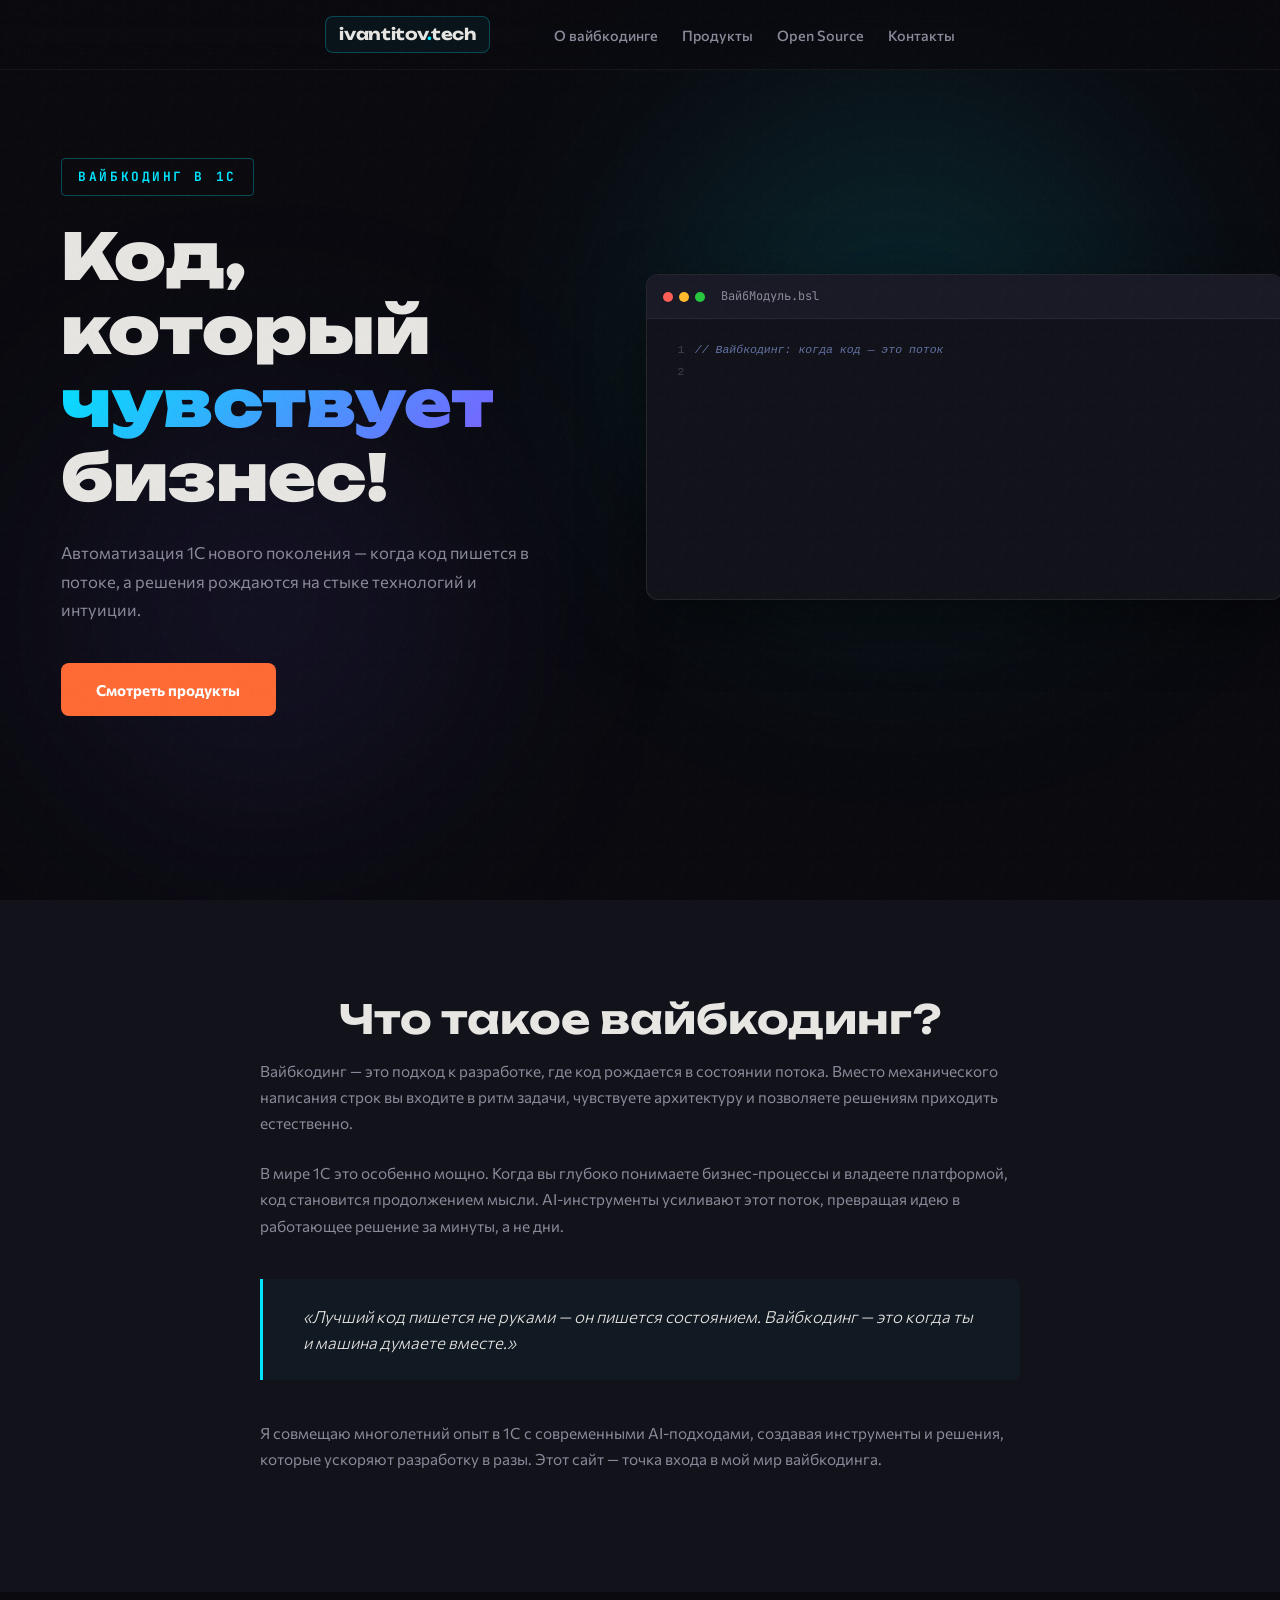
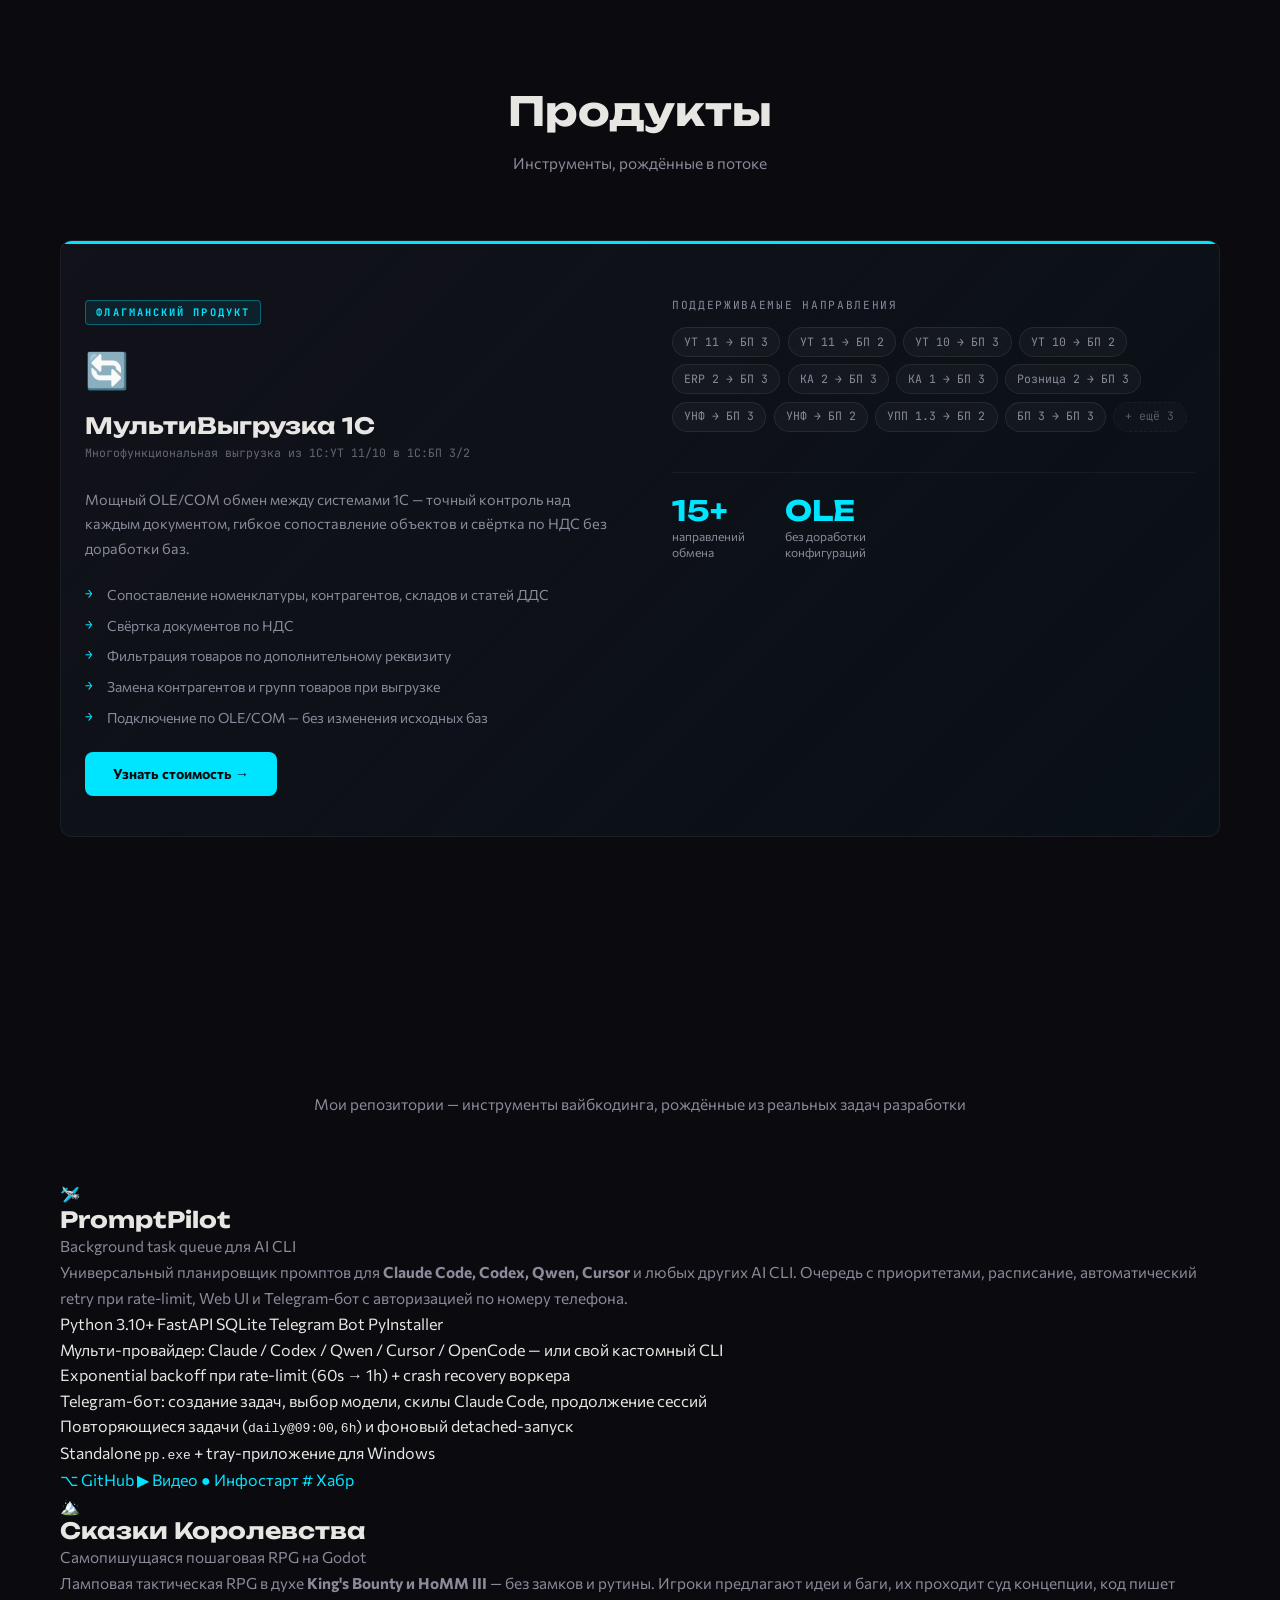
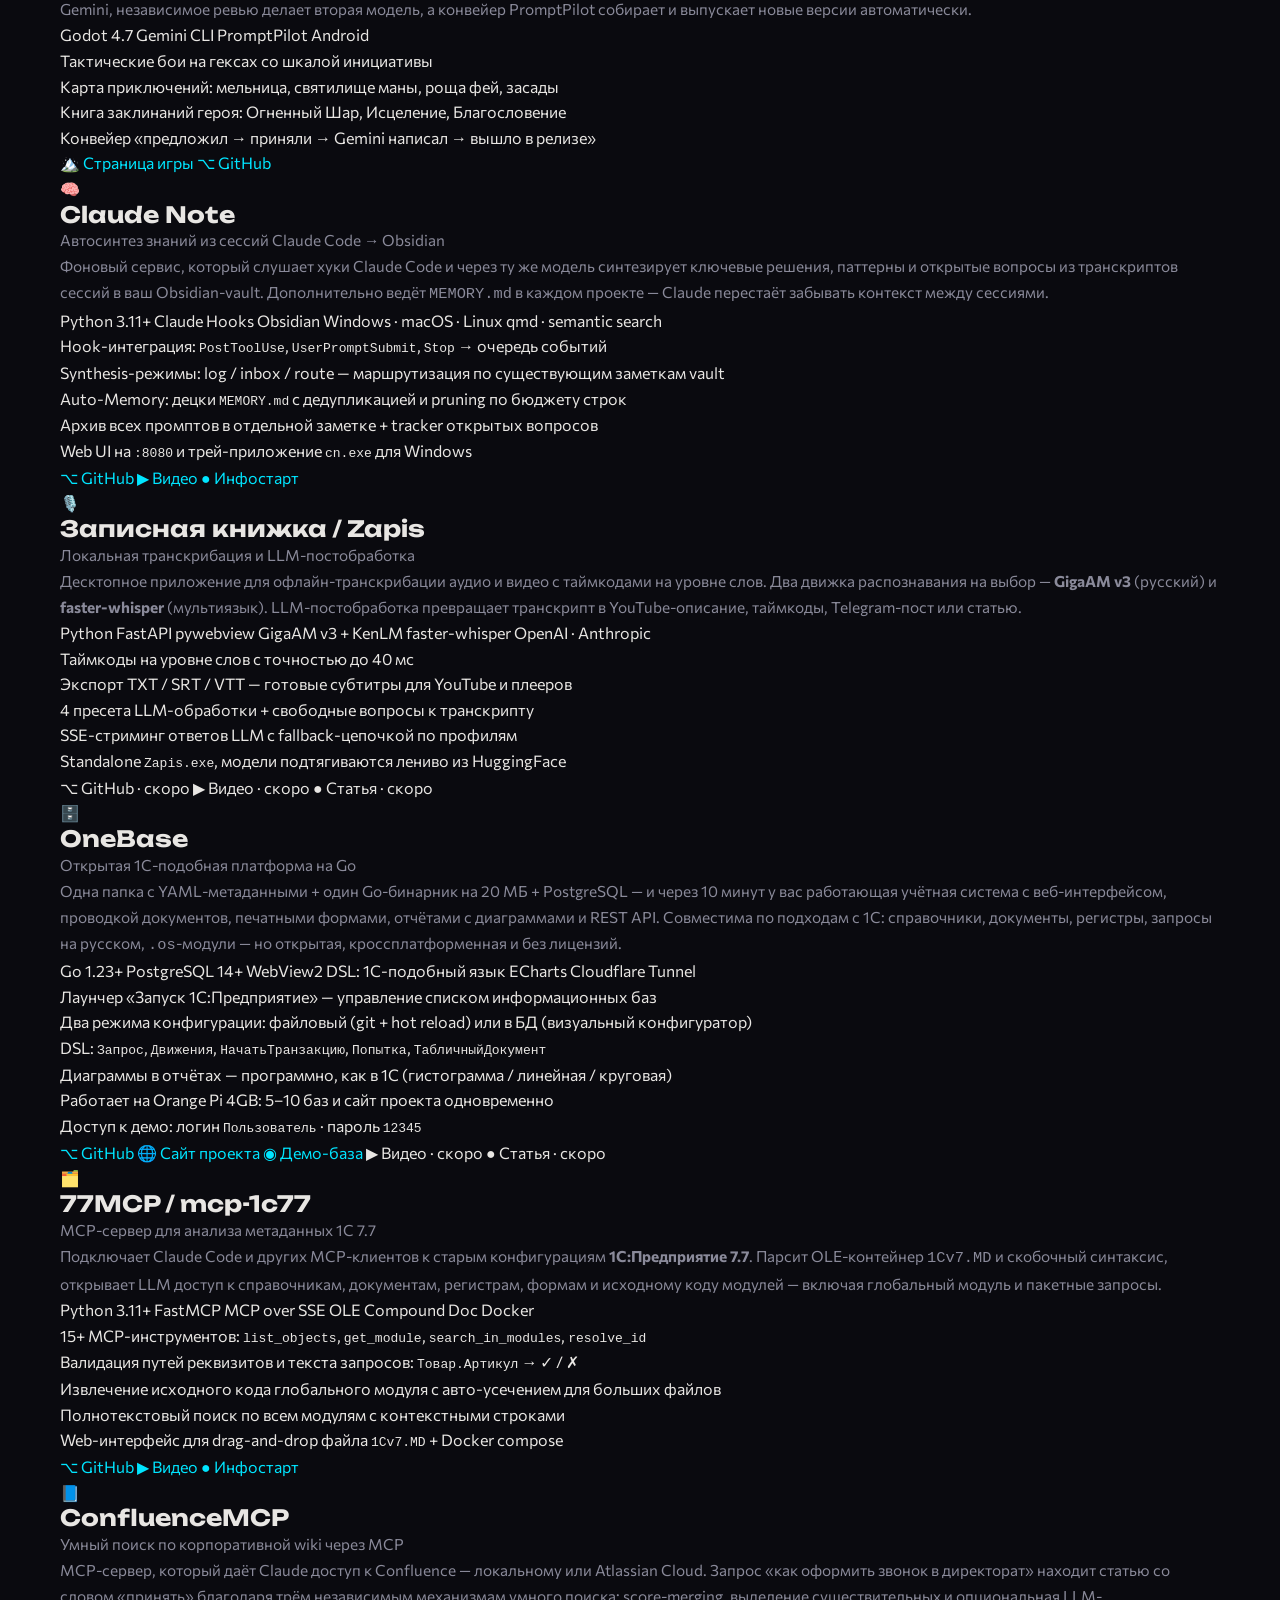
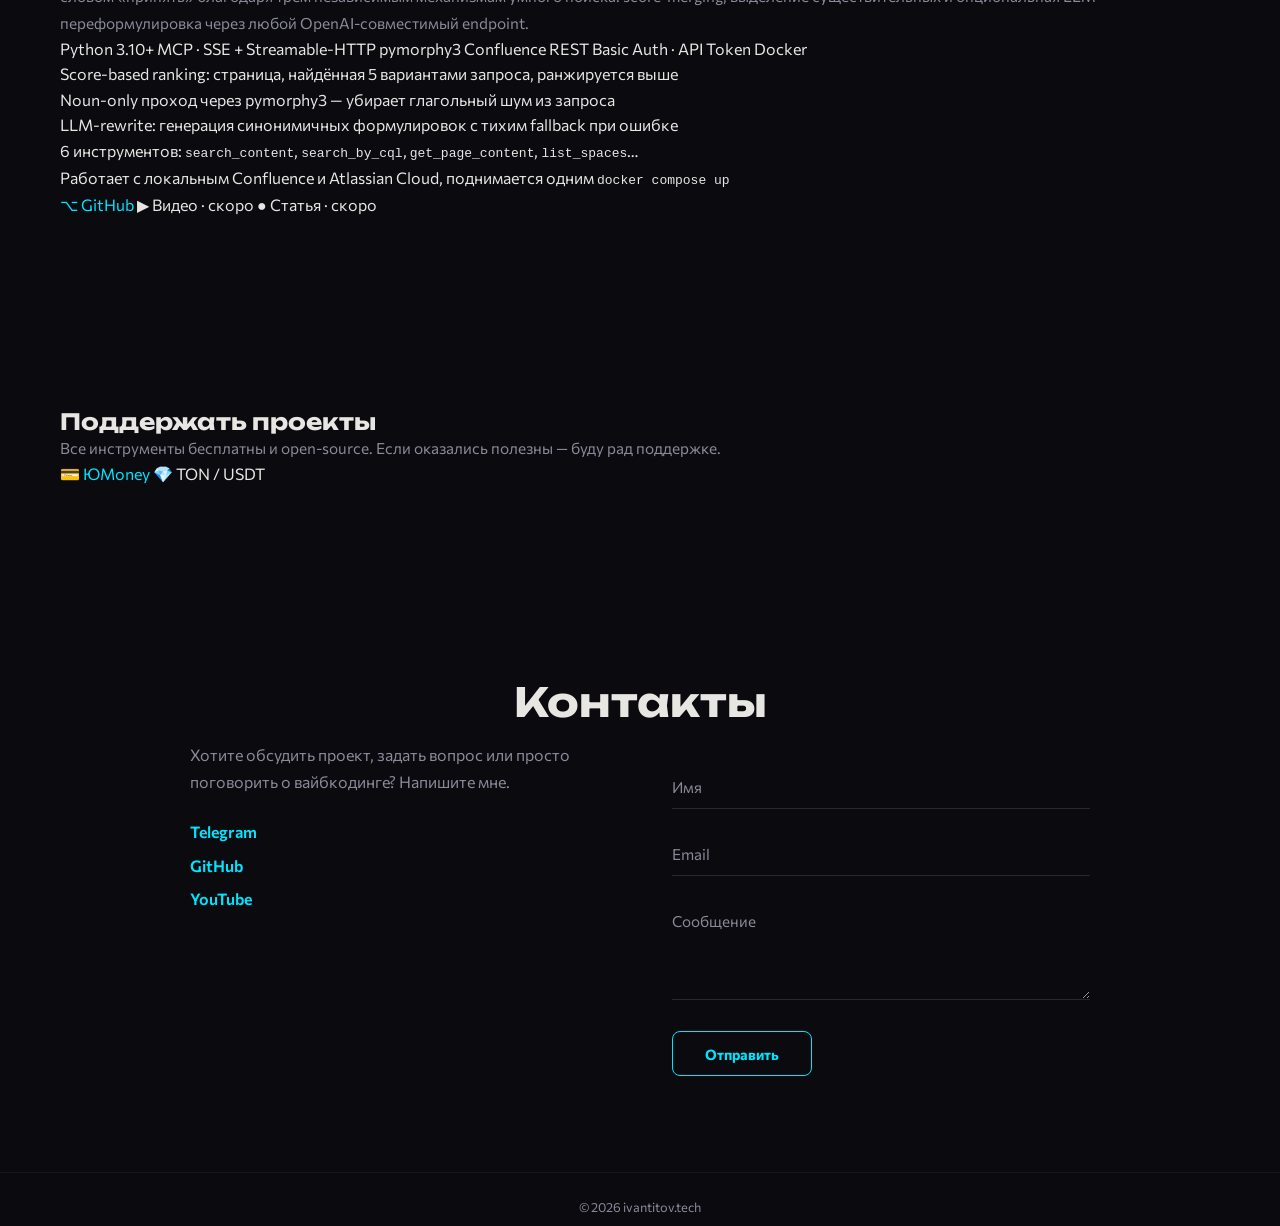
<file: index.html>
<!DOCTYPE html>
<html lang="ru">
<head>
  <meta charset="UTF-8">
  <meta name="viewport" content="width=device-width, initial-scale=1.0">
  <title>ivantitov.tech — Вайбкодинг в 1С | OSS, MCP-серверы, AI-инструменты</title>
  <meta name="description" content="Иван Титов — разработчик 1С и автор open-source инструментов: PromptPilot (планировщик AI CLI), Claude Note (синтез сессий Claude Code), 77MCP (MCP для 1С 7.7), ConfluenceMCP (умный поиск по wiki), Zapis (локальная транскрибация), OneBase (1С-подобная платформа на Go). А также «Сказки Королевства» — самопишущаяся RPG на Godot, и МультиВыгрузка 1С: OLE/COM обмен между УТ 11/10 и БП 3/2.">
  <meta name="keywords" content="вайбкодинг 1С, PromptPilot, Claude Note, OneBase, Zapis, 77MCP, ConfluenceMCP, MCP-сервер 1С, MCP Confluence, AI CLI планировщик, Claude Code очередь, метаданные 1С 7.7, транскрибация GigaAM, выгрузка УТ11 БП3, выгрузка УТ10 БП2, обмен 1С УТ БП, OLE обмен 1С, 1С-подобная платформа Go">
  <link rel="canonical" href="https://ivantitov.tech/">
  <script type="application/ld+json">
  {
    "@context": "https://schema.org",
    "@type": "SoftwareApplication",
    "name": "МультиВыгрузка 1С",
    "alternateName": [
      "Многофункциональная выгрузка из 1С УТ 11 в БП 3",
      "Многофункциональная выгрузка из 1С УТ 11 в БП 2",
      "Многофункциональная выгрузка из 1С УТ 10 в БП 3",
      "Многофункциональная выгрузка из 1С УТ 10 в БП 2",
      "Многофункциональная выгрузка из 1С ERP 2 в БП 3",
      "Многофункциональная выгрузка из 1С КА 2 в БП 3"
    ],
    "description": "OLE/COM обмен между системами 1С с сопоставлением номенклатуры, контрагентов, складов и статей ДДС. Свёртка документов по НДС, фильтрация по дополнительному реквизиту.",
    "applicationCategory": "BusinessApplication",
    "operatingSystem": "Windows",
    "author": {
      "@type": "Person",
      "name": "Иван Титов",
      "url": "https://ivantitov.tech"
    },
    "offers": {
      "@type": "Offer",
      "availability": "https://schema.org/InStock"
    }
  }
  </script>
  <link rel="icon" href="assets/favicon.svg" type="image/svg+xml">
  <link rel="preconnect" href="https://fonts.googleapis.com">
  <link rel="preconnect" href="https://fonts.gstatic.com" crossorigin>
  <link href="https://fonts.googleapis.com/css2?family=Unbounded:wght@700;900&family=Commissioner:wght@300;400;500;700&family=JetBrains+Mono:wght@400;700&display=swap" rel="stylesheet">
  <link rel="stylesheet" href="css/variables.css">
  <link rel="stylesheet" href="css/base.css">
  <link rel="stylesheet" href="css/layout.css">
  <link rel="stylesheet" href="css/sections.css">
  <link rel="stylesheet" href="css/animations.css">
</head>
<body>
  <!-- Noise overlay -->
  <div class="noise-overlay" aria-hidden="true"></div>

  <!-- Navigation -->
  <nav class="nav" id="nav">
    <div class="container nav__inner">
      <a href="#" class="nav__logo">ivantitov<span class="nav__logo-dot">.</span>tech</a>
      <ul class="nav__links" id="navLinks">
        <li><a href="#about" class="nav__link">О вайбкодинге</a></li>
        <li><a href="#products" class="nav__link">Продукты</a></li>
        <li><a href="#opensource" class="nav__link">Open Source</a></li>
        <li><a href="#contacts" class="nav__link">Контакты</a></li>
      </ul>
      <button class="nav__burger" id="navBurger" aria-label="Открыть меню">
        <span></span>
        <span></span>
        <span></span>
      </button>
    </div>
  </nav>

  <!-- Mobile overlay -->
  <div class="mobile-overlay" id="mobileOverlay">
    <ul class="mobile-overlay__links">
      <li><a href="#about" class="mobile-overlay__link">О вайбкодинге</a></li>
      <li><a href="#products" class="mobile-overlay__link">Продукты</a></li>
      <li><a href="#opensource" class="mobile-overlay__link">Open Source</a></li>
      <li><a href="#contacts" class="mobile-overlay__link">Контакты</a></li>
    </ul>
  </div>

  <!-- Hero -->
  <section class="hero" id="hero">
    <div class="hero__glow hero__glow--cyan" aria-hidden="true"></div>
    <div class="hero__glow hero__glow--violet" aria-hidden="true"></div>
    <div class="container hero__inner">
      <div class="hero__content">
        <span class="hero__label reveal" data-delay="0">ВАЙБКОДИНГ В 1С</span>
        <h1 class="hero__title reveal" data-delay="100">
          Код, который<br>
          <span class="hero__title-accent">чувствует</span> бизнес!
        </h1>
        <p class="hero__subtitle reveal" data-delay="200">
          Автоматизация 1С нового поколения — когда код пишется в потоке, а решения рождаются на стыке технологий и интуиции.
        </p>
        <a href="#products" class="hero__cta reveal" data-delay="300">Смотреть продукты</a>
      </div>
      <div class="hero__code reveal" data-delay="200">
        <div class="code-window">
          <div class="code-window__header">
            <div class="code-window__dots">
              <span class="code-window__dot code-window__dot--red"></span>
              <span class="code-window__dot code-window__dot--yellow"></span>
              <span class="code-window__dot code-window__dot--green"></span>
            </div>
            <span class="code-window__filename">ВайбМодуль.bsl</span>
          </div>
          <div class="code-window__body">
            <pre class="code-window__pre"><code id="codeOutput"></code></pre>
          </div>
        </div>
      </div>
    </div>
  </section>

  <!-- About -->
  <section class="about" id="about">
    <div class="container about__inner">
      <h2 class="section-title reveal">Что такое вайбкодинг?</h2>
      <div class="about__content">
        <p class="about__text reveal" data-delay="100">
          Вайбкодинг — это подход к разработке, где код рождается в состоянии потока. Вместо механического написания строк вы входите в ритм задачи, чувствуете архитектуру и позволяете решениям приходить естественно.
        </p>
        <p class="about__text reveal" data-delay="200">
          В мире 1С это особенно мощно. Когда вы глубоко понимаете бизнес-процессы и владеете платформой, код становится продолжением мысли. AI-инструменты усиливают этот поток, превращая идею в работающее решение за минуты, а не дни.
        </p>
        <blockquote class="about__quote reveal" data-delay="300">
          «Лучший код пишется не руками — он пишется состоянием. Вайбкодинг — это когда ты и машина думаете вместе.»
        </blockquote>
        <p class="about__text reveal" data-delay="400">
          Я совмещаю многолетний опыт в 1С с современными AI-подходами, создавая инструменты и решения, которые ускоряют разработку в разы. Этот сайт — точка входа в мой мир вайбкодинга.
        </p>
      </div>
    </div>
  </section>

  <!-- Products -->
  <section class="products" id="products">
    <div class="container">
      <h2 class="section-title reveal">Продукты</h2>
      <p class="section-subtitle reveal" data-delay="100">Инструменты, рождённые в потоке</p>
      <div class="products__grid">
        <article class="product-card product-card--featured reveal" data-delay="100">
          <div class="product-card__accent product-card__accent--cyan"></div>
          <div class="product-card__featured-inner">

            <div class="product-card__featured-left">
              <span class="product-card__badge">Флагманский продукт</span>
              <div class="product-card__icon">🔄</div>
              <h3 class="product-card__title">МультиВыгрузка 1С</h3>
              <p class="product-card__aka">Многофункциональная выгрузка из 1С:УТ 11/10 в 1С:БП 3/2</p>
              <p class="product-card__desc">
                Мощный OLE/COM обмен между системами 1С — точный контроль над каждым документом, гибкое сопоставление объектов и свёртка по НДС без доработки баз.
              </p>
              <ul class="product-card__features">
                <li>Сопоставление номенклатуры, контрагентов, складов и статей ДДС</li>
                <li>Свёртка документов по НДС</li>
                <li>Фильтрация товаров по дополнительному реквизиту</li>
                <li>Замена контрагентов и групп товаров при выгрузке</li>
                <li>Подключение по OLE/COM — без изменения исходных баз</li>
              </ul>
              <div class="product-card__footer">
                <a href="#contacts" class="product-card__link product-card__link--cta">Узнать стоимость →</a>
              </div>
            </div>

            <div class="product-card__featured-right">
              <div class="product-card__platforms-label">Поддерживаемые направления</div>
              <div class="product-card__platforms">
                <span class="platform-badge">УТ 11 → БП 3</span>
                <span class="platform-badge">УТ 11 → БП 2</span>
                <span class="platform-badge">УТ 10 → БП 3</span>
                <span class="platform-badge">УТ 10 → БП 2</span>
                <span class="platform-badge">ERP 2 → БП 3</span>
                <span class="platform-badge">КА 2 → БП 3</span>
                <span class="platform-badge">КА 1 → БП 3</span>
                <span class="platform-badge">Розница 2 → БП 3</span>
                <span class="platform-badge">УНФ → БП 3</span>
                <span class="platform-badge">УНФ → БП 2</span>
                <span class="platform-badge">УПП 1.3 → БП 2</span>
                <span class="platform-badge">БП 3 → БП 3</span>
                <span class="platform-badge platform-badge--more">+ ещё 3</span>
              </div>
              <div class="product-card__stats">
                <div class="product-card__stat">
                  <span class="product-card__stat-num">15+</span>
                  <span class="product-card__stat-label">направлений<br>обмена</span>
                </div>
                <div class="product-card__stat">
                  <span class="product-card__stat-num">OLE</span>
                  <span class="product-card__stat-label">без доработки<br>конфигураций</span>
                </div>
              </div>
            </div>

          </div>
        </article>
      </div>
    </div>
  </section>

  <!-- Open Source -->
  <section class="opensource" id="opensource">
    <div class="container">
      <h2 class="section-title reveal">Open Source</h2>
      <p class="section-subtitle reveal" data-delay="100">Мои репозитории — инструменты вайбкодинга, рождённые из реальных задач разработки</p>

      <div class="opensource__grid">

        <!-- PromptPilot -->
        <article class="oss-card oss-card--cyan reveal" data-delay="100">
          <div class="oss-card__accent"></div>
          <div class="oss-card__header">
            <div class="oss-card__icon">🛩️</div>
            <div class="oss-card__title-wrap">
              <h3 class="oss-card__title">PromptPilot</h3>
              <p class="oss-card__tagline">Background task queue для AI CLI</p>
            </div>
          </div>
          <p class="oss-card__desc">
            Универсальный планировщик промптов для <strong>Claude Code, Codex, Qwen, Cursor</strong> и любых других AI CLI. Очередь с приоритетами, расписание, автоматический retry при rate-limit, Web UI и Telegram-бот с авторизацией по номеру телефона.
          </p>
          <div class="oss-card__tags">
            <span class="tech-badge">Python 3.10+</span>
            <span class="tech-badge">FastAPI</span>
            <span class="tech-badge">SQLite</span>
            <span class="tech-badge">Telegram Bot</span>
            <span class="tech-badge">PyInstaller</span>
          </div>
          <ul class="oss-card__features">
            <li>Мульти-провайдер: Claude / Codex / Qwen / Cursor / OpenCode — или свой кастомный CLI</li>
            <li>Exponential backoff при rate-limit (60s → 1h) + crash recovery воркера</li>
            <li>Telegram-бот: создание задач, выбор модели, скилы Claude Code, продолжение сессий</li>
            <li>Повторяющиеся задачи (<code>daily@09:00</code>, <code>6h</code>) и фоновый detached-запуск</li>
            <li>Standalone <code>pp.exe</code> + tray-приложение для Windows</li>
          </ul>
          <div class="oss-card__links">
            <a href="https://github.com/ivanarama/PromptPilot" target="_blank" rel="noopener" class="oss-link oss-link--primary">
              <span class="oss-link__icon" aria-hidden="true">⌥</span> GitHub
            </a>
            <a href="https://www.youtube.com/watch?v=v5pFSixGX-E" target="_blank" rel="noopener" class="oss-link">
              <span class="oss-link__icon" aria-hidden="true">▶</span> Видео
            </a>
            <a href="https://infostart.ru/1c/articles/2653416/" target="_blank" rel="noopener" class="oss-link">
              <span class="oss-link__icon" aria-hidden="true">●</span> Инфостарт
            </a>
            <a href="https://habr.com/ru/articles/1018950/" target="_blank" rel="noopener" class="oss-link">
              <span class="oss-link__icon" aria-hidden="true">#</span> Хабр
            </a>
          </div>
        </article>

        <!-- Сказки Королевства -->
        <article class="oss-card oss-card--violet reveal" data-delay="200">
          <div class="oss-card__accent"></div>
          <div class="oss-card__header">
            <div class="oss-card__icon">🏔️</div>
            <div class="oss-card__title-wrap">
              <h3 class="oss-card__title">Сказки Королевства</h3>
              <p class="oss-card__tagline">Самопишущаяся пошаговая RPG на Godot</p>
            </div>
          </div>
          <p class="oss-card__desc">
            Ламповая тактическая RPG в духе <strong>King's Bounty и HoMM III</strong> — без замков и рутины.
            Игроки предлагают идеи и баги, их проходит суд концепции, код пишет Gemini, независимое ревью
            делает вторая модель, а конвейер PromptPilot собирает и выпускает новые версии автоматически.
          </p>
          <div class="oss-card__tags">
            <span class="tech-badge">Godot 4.7</span>
            <span class="tech-badge">Gemini CLI</span>
            <span class="tech-badge">PromptPilot</span>
            <span class="tech-badge">Android</span>
          </div>
          <ul class="oss-card__features">
            <li>Тактические бои на гексах со шкалой инициативы</li>
            <li>Карта приключений: мельница, святилище маны, роща фей, засады</li>
            <li>Книга заклинаний героя: Огненный Шар, Исцеление, Благословение</li>
            <li>Конвейер «предложил → приняли → Gemini написал → вышло в релизе»</li>
          </ul>
          <div class="oss-card__links">
            <a href="/kt/" target="_blank" rel="noopener" class="oss-link oss-link--primary">
              <span class="oss-link__icon" aria-hidden="true">🏔️</span> Страница игры
            </a>
            <a href="https://github.com/ivanarama/kingdom-tales-rpg" target="_blank" rel="noopener" class="oss-link">
              <span class="oss-link__icon" aria-hidden="true">⌥</span> GitHub
            </a>
          </div>
        </article>

        <!-- Claude Note -->
        <article class="oss-card oss-card--violet reveal" data-delay="200">
          <div class="oss-card__accent"></div>
          <div class="oss-card__header">
            <div class="oss-card__icon">🧠</div>
            <div class="oss-card__title-wrap">
              <h3 class="oss-card__title">Claude Note</h3>
              <p class="oss-card__tagline">Автосинтез знаний из сессий Claude Code → Obsidian</p>
            </div>
          </div>
          <p class="oss-card__desc">
            Фоновый сервис, который слушает хуки Claude Code и через ту же модель синтезирует ключевые решения, паттерны и открытые вопросы из транскриптов сессий в ваш Obsidian-vault. Дополнительно ведёт <code>MEMORY.md</code> в каждом проекте — Claude перестаёт забывать контекст между сессиями.
          </p>
          <div class="oss-card__tags">
            <span class="tech-badge">Python 3.11+</span>
            <span class="tech-badge">Claude Hooks</span>
            <span class="tech-badge">Obsidian</span>
            <span class="tech-badge">Windows · macOS · Linux</span>
            <span class="tech-badge">qmd · semantic search</span>
          </div>
          <ul class="oss-card__features">
            <li>Hook-интеграция: <code>PostToolUse</code>, <code>UserPromptSubmit</code>, <code>Stop</code> → очередь событий</li>
            <li>Synthesis-режимы: log / inbox / route — маршрутизация по существующим заметкам vault</li>
            <li>Auto-Memory: децки <code>MEMORY.md</code> с дедупликацией и pruning по бюджету строк</li>
            <li>Архив всех промптов в отдельной заметке + tracker открытых вопросов</li>
            <li>Web UI на <code>:8080</code> и трей-приложение <code>cn.exe</code> для Windows</li>
          </ul>
          <div class="oss-card__links">
            <a href="https://github.com/ivanarama/claude-note" target="_blank" rel="noopener" class="oss-link oss-link--primary">
              <span class="oss-link__icon" aria-hidden="true">⌥</span> GitHub
            </a>
            <a href="https://www.youtube.com/watch?v=AioNnBFMA4g" target="_blank" rel="noopener" class="oss-link">
              <span class="oss-link__icon" aria-hidden="true">▶</span> Видео
            </a>
            <a href="https://infostart.ru/1c/articles/2659511/" target="_blank" rel="noopener" class="oss-link">
              <span class="oss-link__icon" aria-hidden="true">●</span> Инфостарт
            </a>
          </div>
        </article>

        <!-- Zapis -->
        <article class="oss-card oss-card--orange reveal" data-delay="300">
          <div class="oss-card__accent"></div>
          <div class="oss-card__header">
            <div class="oss-card__icon">🎙️</div>
            <div class="oss-card__title-wrap">
              <h3 class="oss-card__title">Записная книжка <span class="oss-card__title-en">/ Zapis</span></h3>
              <p class="oss-card__tagline">Локальная транскрибация и LLM-постобработка</p>
            </div>
          </div>
          <p class="oss-card__desc">
            Десктопное приложение для офлайн-транскрибации аудио и видео с таймкодами на уровне слов. Два движка распознавания на выбор — <strong>GigaAM v3</strong> (русский) и <strong>faster-whisper</strong> (мультиязык). LLM-постобработка превращает транскрипт в YouTube-описание, таймкоды, Telegram-пост или статью.
          </p>
          <div class="oss-card__tags">
            <span class="tech-badge">Python</span>
            <span class="tech-badge">FastAPI</span>
            <span class="tech-badge">pywebview</span>
            <span class="tech-badge">GigaAM v3 + KenLM</span>
            <span class="tech-badge">faster-whisper</span>
            <span class="tech-badge">OpenAI · Anthropic</span>
          </div>
          <ul class="oss-card__features">
            <li>Таймкоды на уровне слов с точностью до 40 мс</li>
            <li>Экспорт TXT / SRT / VTT — готовые субтитры для YouTube и плееров</li>
            <li>4 пресета LLM-обработки + свободные вопросы к транскрипту</li>
            <li>SSE-стриминг ответов LLM с fallback-цепочкой по профилям</li>
            <li>Standalone <code>Zapis.exe</code>, модели подтягиваются лениво из HuggingFace</li>
          </ul>
          <div class="oss-card__links">
            <span class="oss-link oss-link--soon">
              <span class="oss-link__icon" aria-hidden="true">⌥</span> GitHub · скоро
            </span>
            <span class="oss-link oss-link--soon">
              <span class="oss-link__icon" aria-hidden="true">▶</span> Видео · скоро
            </span>
            <span class="oss-link oss-link--soon">
              <span class="oss-link__icon" aria-hidden="true">●</span> Статья · скоро
            </span>
          </div>
        </article>

        <!-- OneBase -->
        <article class="oss-card oss-card--gold reveal" data-delay="400">
          <div class="oss-card__accent"></div>
          <div class="oss-card__header">
            <div class="oss-card__icon">🗄️</div>
            <div class="oss-card__title-wrap">
              <h3 class="oss-card__title">OneBase</h3>
              <p class="oss-card__tagline">Открытая 1С-подобная платформа на Go</p>
            </div>
          </div>
          <p class="oss-card__desc">
            Одна папка с YAML-метаданными + один Go-бинарник на 20 МБ + PostgreSQL — и через 10 минут у вас работающая учётная система с веб-интерфейсом, проводкой документов, печатными формами, отчётами с диаграммами и REST API. Совместима по подходам с 1С: справочники, документы, регистры, запросы на русском, <code>.os</code>-модули — но открытая, кроссплатформенная и без лицензий.
          </p>
          <div class="oss-card__tags">
            <span class="tech-badge">Go 1.23+</span>
            <span class="tech-badge">PostgreSQL 14+</span>
            <span class="tech-badge">WebView2</span>
            <span class="tech-badge">DSL: 1С-подобный язык</span>
            <span class="tech-badge">ECharts</span>
            <span class="tech-badge">Cloudflare Tunnel</span>
          </div>
          <ul class="oss-card__features">
            <li>Лаунчер «Запуск 1С:Предприятие» — управление списком информационных баз</li>
            <li>Два режима конфигурации: файловый (git + hot reload) или в БД (визуальный конфигуратор)</li>
            <li>DSL: <code>Запрос</code>, <code>Движения</code>, <code>НачатьТранзакцию</code>, <code>Попытка</code>, <code>ТабличныйДокумент</code></li>
            <li>Диаграммы в отчётах — программно, как в 1С (гистограмма / линейная / круговая)</li>
            <li>Работает на Orange Pi 4GB: 5–10 баз и сайт проекта одновременно</li>
          </ul>
          <div class="oss-card__demo-note">
            <span class="oss-card__demo-label">Доступ к демо:</span>
            <span class="oss-card__demo-creds">логин <code>Пользователь</code> · пароль <code>12345</code></span>
          </div>
          <div class="oss-card__links">
            <a href="https://github.com/ivanarama/onebase" target="_blank" rel="noopener" class="oss-link oss-link--primary">
              <span class="oss-link__icon" aria-hidden="true">⌥</span> GitHub
            </a>
            <a href="https://onebase.ivantitov.tech" target="_blank" rel="noopener" class="oss-link oss-link--primary">
              <span class="oss-link__icon" aria-hidden="true">🌐</span> Сайт проекта
            </a>
            <a href="https://demo.ivantitov.tech" target="_blank" rel="noopener" class="oss-link oss-link--demo">
              <span class="oss-link__icon" aria-hidden="true">◉</span> Демо-база
            </a>
            <span class="oss-link oss-link--soon">
              <span class="oss-link__icon" aria-hidden="true">▶</span> Видео · скоро
            </span>
            <span class="oss-link oss-link--soon">
              <span class="oss-link__icon" aria-hidden="true">●</span> Статья · скоро
            </span>
          </div>
        </article>

        <!-- 77MCP -->
        <article class="oss-card oss-card--pink reveal" data-delay="500">
          <div class="oss-card__accent"></div>
          <div class="oss-card__header">
            <div class="oss-card__icon">🗂️</div>
            <div class="oss-card__title-wrap">
              <h3 class="oss-card__title">77MCP <span class="oss-card__title-en">/ mcp-1c77</span></h3>
              <p class="oss-card__tagline">MCP-сервер для анализа метаданных 1С 7.7</p>
            </div>
          </div>
          <p class="oss-card__desc">
            Подключает Claude Code и других MCP-клиентов к старым конфигурациям <strong>1С:Предприятие 7.7</strong>. Парсит OLE-контейнер <code>1Cv7.MD</code> и скобочный синтаксис, открывает LLM доступ к справочникам, документам, регистрам, формам и исходному коду модулей — включая глобальный модуль и пакетные запросы.
          </p>
          <div class="oss-card__tags">
            <span class="tech-badge">Python 3.11+</span>
            <span class="tech-badge">FastMCP</span>
            <span class="tech-badge">MCP over SSE</span>
            <span class="tech-badge">OLE Compound Doc</span>
            <span class="tech-badge">Docker</span>
          </div>
          <ul class="oss-card__features">
            <li>15+ MCP-инструментов: <code>list_objects</code>, <code>get_module</code>, <code>search_in_modules</code>, <code>resolve_id</code></li>
            <li>Валидация путей реквизитов и текста запросов: <code>Товар.Артикул</code> → ✓ / ✗</li>
            <li>Извлечение исходного кода глобального модуля с авто-усечением для больших файлов</li>
            <li>Полнотекстовый поиск по всем модулям с контекстными строками</li>
            <li>Web-интерфейс для drag-and-drop файла <code>1Cv7.MD</code> + Docker compose</li>
          </ul>
          <div class="oss-card__links">
            <a href="https://github.com/ivanarama/77MCP" target="_blank" rel="noopener" class="oss-link oss-link--primary">
              <span class="oss-link__icon" aria-hidden="true">⌥</span> GitHub
            </a>
            <a href="https://youtu.be/-m0ZqXGl7To" target="_blank" rel="noopener" class="oss-link">
              <span class="oss-link__icon" aria-hidden="true">▶</span> Видео
            </a>
            <a href="https://infostart.ru/1c/articles/2626132/" target="_blank" rel="noopener" class="oss-link">
              <span class="oss-link__icon" aria-hidden="true">●</span> Инфостарт
            </a>
          </div>
        </article>

        <!-- ConfluenceMCP -->
        <article class="oss-card oss-card--mint reveal" data-delay="600">
          <div class="oss-card__accent"></div>
          <div class="oss-card__header">
            <div class="oss-card__icon">📘</div>
            <div class="oss-card__title-wrap">
              <h3 class="oss-card__title">ConfluenceMCP</h3>
              <p class="oss-card__tagline">Умный поиск по корпоративной wiki через MCP</p>
            </div>
          </div>
          <p class="oss-card__desc">
            MCP-сервер, который даёт Claude доступ к Confluence — локальному или Atlassian Cloud. Запрос «как оформить звонок в директорат» находит статью со словом «принять» благодаря трём независимым механизмам умного поиска: score-merging, выделение существительных и опциональная LLM-переформулировка через любой OpenAI-совместимый endpoint.
          </p>
          <div class="oss-card__tags">
            <span class="tech-badge">Python 3.10+</span>
            <span class="tech-badge">MCP · SSE + Streamable-HTTP</span>
            <span class="tech-badge">pymorphy3</span>
            <span class="tech-badge">Confluence REST</span>
            <span class="tech-badge">Basic Auth · API Token</span>
            <span class="tech-badge">Docker</span>
          </div>
          <ul class="oss-card__features">
            <li>Score-based ranking: страница, найдённая 5 вариантами запроса, ранжируется выше</li>
            <li>Noun-only проход через pymorphy3 — убирает глагольный шум из запроса</li>
            <li>LLM-rewrite: генерация синонимичных формулировок с тихим fallback при ошибке</li>
            <li>6 инструментов: <code>search_content</code>, <code>search_by_cql</code>, <code>get_page_content</code>, <code>list_spaces</code>…</li>
            <li>Работает с локальным Confluence и Atlassian Cloud, поднимается одним <code>docker compose up</code></li>
          </ul>
          <div class="oss-card__links">
            <a href="https://github.com/ivanarama/ConfluenceMCP" target="_blank" rel="noopener" class="oss-link oss-link--primary">
              <span class="oss-link__icon" aria-hidden="true">⌥</span> GitHub
            </a>
            <span class="oss-link oss-link--soon">
              <span class="oss-link__icon" aria-hidden="true">▶</span> Видео · скоро
            </span>
            <span class="oss-link oss-link--soon">
              <span class="oss-link__icon" aria-hidden="true">●</span> Статья · скоро
            </span>
          </div>
        </article>

      </div>
    </div>
  </section>

  <!-- Support -->
  <section class="support-strip" id="support">
    <div class="container">
      <div class="support-strip__inner reveal">
        <div class="support-strip__text">
          <h3 class="support-strip__title">Поддержать проекты</h3>
          <p class="support-strip__desc">Все инструменты бесплатны и open-source. Если оказались полезны — буду рад поддержке.</p>
        </div>
        <div class="support-strip__actions">
          <a href="https://yoomoney.ru/to/41001428157040" target="_blank" rel="noopener" class="support-strip__btn support-strip__btn--ym">
            💳 ЮMoney
          </a>
          <button class="support-strip__btn support-strip__btn--ton" onclick="navigator.clipboard.writeText('UQDmhcdNyqut5nE8K7yJCvXwNST2qMIBk5gRgFInpO7eBO-x').then(()=>{this.textContent='Скопировано ✓';setTimeout(()=>this.textContent='💎 TON / USDT',2000)})">
            💎 TON / USDT
          </button>
        </div>
      </div>
    </div>
  </section>

  <!-- Contacts -->
  <section class="contacts" id="contacts">
    <div class="container">
      <h2 class="section-title reveal">Контакты</h2>
      <div class="contacts__inner">
        <div class="contacts__info reveal" data-delay="100">
          <p class="contacts__text">Хотите обсудить проект, задать вопрос или просто поговорить о вайбкодинге? Напишите мне.</p>
          <ul class="contacts__socials">
            <li><a href="https://t.me/IvanTitovTech" class="contacts__social-link" target="_blank" rel="noopener">Telegram</a></li>
            <li><a href="https://github.com/ivanarama" class="contacts__social-link" target="_blank" rel="noopener">GitHub</a></li>
            <li><a href="#" class="contacts__social-link">YouTube</a></li>
          </ul>
        </div>
        <form class="contacts__form reveal" data-delay="200" id="contactForm"
              action="/api/contact" method="POST">
          <input type="text" name="_honey" tabindex="-1" autocomplete="off" class="form-honeypot" aria-hidden="true">

          <div class="form-group">
            <input type="text" name="name" class="form-input" placeholder="Имя" required>
          </div>
          <div class="form-group">
            <input type="email" name="email" class="form-input" placeholder="Email" required>
          </div>
          <div class="form-group">
            <textarea name="message" class="form-input form-textarea" placeholder="Сообщение" rows="4" required></textarea>
          </div>
          <button type="submit" class="form-submit">Отправить</button>
          <p class="form-status" id="formStatus" role="status" aria-live="polite"></p>
        </form>
      </div>
    </div>
  </section>

  <!-- Footer -->
  <footer class="footer">
    <div class="container footer__inner">
      <span class="footer__copy">&copy; 2026 ivantitov.tech</span>
    </div>
  </footer>

  <script src="js/typing.js"></script>
  <script src="js/scroll-reveal.js"></script>
  <script src="js/main.js"></script>
</body>
</html>
</file>
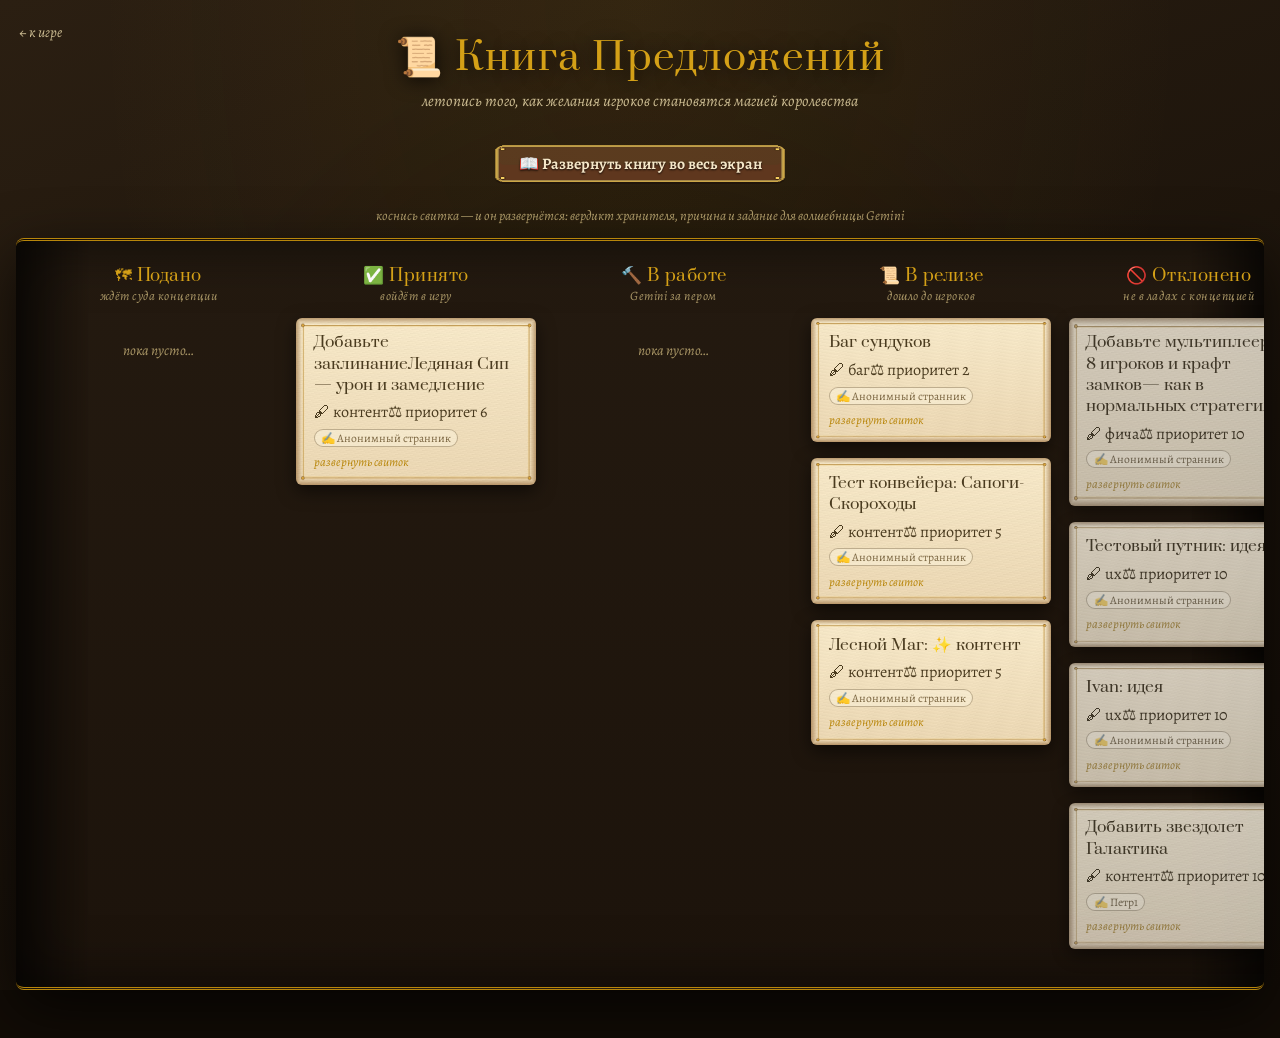
<file: kt/dashboard.html>
<!DOCTYPE html>
<html lang="ru">
<head>
  <meta charset="UTF-8">
  <meta name="viewport" content="width=device-width, initial-scale=1.0">
  <title>Книга Предложений — Сказки Королевства</title>
  <meta name="description" content="Летопись предложений игроков: каждое желание проходит суд концепции, реализацию и попадает в релиз.">
  <link rel="icon" href="../assets/favicon.svg" type="image/svg+xml">
  <link rel="preconnect" href="https://fonts.googleapis.com">
  <link rel="preconnect" href="https://fonts.gstatic.com" crossorigin>
  <link href="https://fonts.googleapis.com/css2?family=Prata&family=Alegreya:ital,wght@0,400;0,700;1,400&display=swap" rel="stylesheet">
  <style>
    :root {
      --ink: #4a3b1f;
      --ink-soft: #7a6540;
      --gold: #b8860b;
      --gold-bright: #d4a017;
      --leather: #241a10;
      --leather-2: #31241536;
      --parchment: #f0e4c4;
      --parchment-2: #e8d9b0;
    }
    html { background: #120c06; }
    * { margin: 0; padding: 0; box-sizing: border-box; }
    body {
      background:
        radial-gradient(ellipse at 50% 0%, rgba(212,160,23,.08), transparent 60%),
        radial-gradient(ellipse at 50% 100%, rgba(0,0,0,.6), transparent 70%),
        linear-gradient(160deg, #2b1f12, #1a120a 60%, #120c06);
      min-height: 100vh;
      color: var(--ink);
      font-family: 'Alegreya', Georgia, serif;
      font-size: 16px;
    }
    .top { text-align: center; padding: 2rem 1rem 1rem; position: relative; }
    .top h1 {
      font-family: 'Prata', serif; font-weight: 400;
      font-size: clamp(1.5rem, 4vw, 2.4rem);
      color: var(--gold-bright);
      text-shadow: 0 2px 20px rgba(0,0,0,.8);
      letter-spacing: .04em;
    }
    .top .subtitle { color: #c9b98f; font-style: italic; margin-top: .4rem; }
    .top a.back {
      position: absolute; left: 1.2rem; top: 1.4rem;
      color: #c9b98f; text-decoration: none; font-style: italic; font-size: .92rem;
    }
    .top a.back:hover { color: var(--gold-bright); }
    .toolbar { text-align: center; margin: 1rem 0 1.4rem; }
    .wood-btn {
      display: inline-block; cursor: pointer; border: none;
      font-family: 'Alegreya', serif; font-size: 1rem; font-weight: 700;
      color: #f5e7c8; text-shadow: 0 1px 2px rgba(0,0,0,.8);
      padding: .55rem 1.6rem; border-radius: 8px;
      background: url("assets/btn_wood_normal.png") center / 100% 100% no-repeat;
      transition: filter .15s, transform .15s;
    }
    .wood-btn:hover { background-image: url("assets/btn_wood_hover.png"); transform: translateY(-1px); }
    .book {
      max-width: 1400px; margin: 0 auto 3rem; padding: 0 1rem;
    }
    .spread {
      display: grid; grid-auto-flow: column; grid-auto-columns: minmax(240px, 1fr);
      gap: 1.1rem; align-items: start; overflow-x: auto; padding: 1.4rem;
      background:
        linear-gradient(90deg, rgba(0,0,0,.55), transparent 6%, transparent 94%, rgba(0,0,0,.55)),
        linear-gradient(180deg, #241a10, #1c130b);
      border-block: 3px double var(--gold);
      border-radius: 8px;
      box-shadow: inset 0 0 60px rgba(0,0,0,.6), 0 20px 60px rgba(0,0,0,.7);
    }
    body.fullscreen .book { position: fixed; inset: 0; z-index: 50; max-width: none; margin: 0; padding: .6rem; background: inherit; }
    body.fullscreen .spread { max-height: calc(100vh - 5.5rem); padding-top: 3.2rem; }
    body.fullscreen .top, body.fullscreen .toolbar { display: none; }
    .close-book {
      display: none; position: fixed; top: 12px; right: 16px; z-index: 60;
      cursor: pointer; border: 1px solid rgba(212,160,23,.55); border-radius: 8px;
      background: rgba(20,14,8,.85); color: var(--gold-bright);
      font-family: 'Alegreya', serif; font-size: .95rem; font-weight: 700;
      padding: .45rem 1.1rem;
    }
    .close-book:hover { background: rgba(40,28,14,.95); }
    body.fullscreen .close-book { display: block; }
    body.fullscreen .toolbar { margin: .8rem 0 1rem; }

    .col-head {
      font-family: 'Prata', serif; text-align: center; margin-bottom: .9rem;
      color: var(--gold-bright); font-size: 1.05rem; letter-spacing: .03em;
    }
    .col-head small { display: block; font-family: 'Alegreya', serif; font-style: italic; color: #a89565; font-size: .8rem; }
    .col-count { display: inline-block; min-width: 1.6em; padding: 0 .35em; margin-left: .3em;
      border: 1px solid rgba(212,160,23,.5); border-radius: 999px; font-size: .85em; }

    .scroll-card {
      position: relative; margin-bottom: 1rem; cursor: pointer;
      background: var(--parchment) url("assets/parchment_panel.png") center / 100% 100% no-repeat;
      padding: .9rem 1.1rem; border-radius: 6px;
      box-shadow: 0 6px 18px rgba(0,0,0,.55);
      transition: transform .15s, box-shadow .15s;
    }
    .scroll-card:hover { transform: translateY(-2px); box-shadow: 0 10px 26px rgba(0,0,0,.65); }
    .scroll-card.rejected { filter: saturate(.55); opacity: .85; }
    .scroll-card h3 {
      font-family: 'Prata', serif; font-weight: 400; font-size: .98rem;
      line-height: 1.35; color: var(--ink); margin-bottom: .35rem;
    }
    .chips { display: flex; flex-wrap: wrap; gap: .35rem; }
    .chip {
      font-size: .72rem; font-family: 'Alegreya', serif;
      border: 1px solid rgba(122,101,64,.45); border-radius: 999px;
      padding: 0 .55em; color: var(--ink-soft); background: rgba(255,250,230,.4);
    }
    .chip.author { max-width: 100%; overflow: hidden; text-overflow: ellipsis; white-space: nowrap; }
    .more-hint { font-size: .78rem; color: var(--gold); font-style: italic; margin-top: .4rem; }
    .details { display: none; }
    .scroll-card.open .details { display: block; }
    .scroll-card.open .more-hint::after { content: " ↑"; }

    /* --- Модальный разворот свитка по центру экрана --- */
    .modal-backdrop {
      position: fixed; inset: 0; z-index: 70;
      background: rgba(8,5,2,.72); backdrop-filter: blur(2px);
      display: none; align-items: flex-start; justify-content: center;
      padding: 4vh 1.5rem; overflow-y: auto;
    }
    .modal-backdrop.open { display: flex; }
    .modal-scroll {
      position: relative; width: min(760px, 100%);
      margin: auto; cursor: default;
      background: var(--parchment) url("assets/parchment_panel.png") center / 100% 100% no-repeat;
      border-radius: 6px; padding: 2.2rem 2.4rem 1.8rem;
      box-shadow: 0 30px 90px rgba(0,0,0,.85), 0 0 0 1px rgba(212,160,23,.4);
      animation: unroll .22s ease-out;
    }
    @keyframes unroll { from { transform: scaleY(.75); opacity: 0; } to { transform: scaleY(1); opacity: 1; } }
    .modal-scroll h3 {
      font-family: 'Prata', serif; font-weight: 400; font-size: 1.25rem;
      color: var(--ink); margin-bottom: .7rem; padding-right: 2.4rem;
    }
    .modal-close {
      position: absolute; top: .9rem; right: 1rem; cursor: pointer;
      border: none; background: rgba(122,101,64,.15); color: var(--ink);
      width: 2rem; height: 2rem; border-radius: 50%;
      font-family: 'Prata', serif; font-size: 1rem;
    }
    .modal-close:hover { background: rgba(122,101,64,.3); }
    .details .verdict { font-weight: 700; }
    .details .verdict.reject { color: #8b2500; }
    .details .verdict.accept { color: #2e5d34; }
    .details p { font-size: .88rem; margin: .35rem 0; }
    .details .spec {
      white-space: pre-wrap; font-size: .8rem; line-height: 1.5;
      color: var(--ink); background: rgba(255,252,240,.5);
      border: 1px solid rgba(122,101,64,.3); border-radius: 6px;
      padding: .6rem .8rem; margin-top: .5rem; max-height: 300px; overflow-y: auto;
    }
    .empty-note { text-align: center; color: #a89565; font-style: italic; padding: 1.4rem .6rem; font-size: .9rem; }
    .toolbar-note { text-align: center; color: #a89565; font-style: italic; font-size: .85rem; margin-bottom: .8rem; }
    @media (max-width: 760px) {
      .spread { grid-auto-flow: row; grid-auto-columns: auto; overflow-x: visible; }
    }
  </style>
</head>
<body>
  <div class="top">
    <a class="back" href="index.html">← к игре</a>
    <h1>📜 Книга Предложений</h1>
    <p class="subtitle">летопись того, как желания игроков становятся магией королевства</p>
  </div>

  <div class="toolbar">
    <button class="wood-btn" id="expandBtn" type="button">📖 Развернуть книгу во весь экран</button>
  </div>
  <button class="close-book" id="closeBtn" type="button">✕ Свернуть книгу (Esc)</button>

  <div class="modal-backdrop" id="modalBackdrop">
    <div class="modal-scroll" id="modalScroll"></div>
  </div>
  <p class="toolbar-note">коснись свитка — и он развернётся: вердикт хранителя, причина и задание для волшебницы Gemini</p>

  <div class="book">
    <div class="spread" id="board">
      <div class="column" data-stage="триаж">
        <div class="col-head">🗺 Подано<small>ждёт суда концепции</small></div>
        <div class="col-cards"></div>
      </div>
      <div class="column" data-stage="принято">
        <div class="col-head">✅ Принято<small>войдёт в игру</small></div>
        <div class="col-cards"></div>
      </div>
      <div class="column" data-stage="в работе">
        <div class="col-head">🔨 В работе<small>Gemini за пером</small></div>
        <div class="col-cards"></div>
      </div>
      <div class="column" data-stage="в релизе">
        <div class="col-head">📜 В релизе<small>дошло до игроков</small></div>
        <div class="col-cards"></div>
      </div>
      <div class="column" data-stage="отклонено">
        <div class="col-head">🚫 Отклонено<small>не в ладах с концепцией</small></div>
        <div class="col-cards"></div>
      </div>
    </div>
  </div>

  <script>
    const STAGE_OF = item => {
      const v = (item.verdict || "").toUpperCase();
      const s = item.stage || "";
      if (s.startsWith("в релизе")) return "в релизе";
      if (s === "в работе") return "в работе";
      if (v === "ПРИНЯТЬ") return "принято";
      if (v.startsWith("ОТКЛОНИТЬ")) return "отклонено";
      if (v === "УТОЧНИТЬ") return "принято";
      return "триаж";
    };

    let feedItems = [];

    function openScroll(item) {
      const verdict = (item.verdict || "").toUpperCase();
      const vcls = verdict.startsWith("ОТКЛОНИТЬ") ? "reject" : "accept";
      document.getElementById("modalScroll").innerHTML = `
        <button class="modal-close" id="modalClose" title="Свернуть свиток (Esc)">✕</button>
        <h3>${(item.title || (item.subject || "").replace(/^\[KT\]\s*/i, "")).replace(/</g, "&lt;")}</h3>
        <div class="chips">
          <span class="chip">📜 ${item.stage || "триаж"}</span>
          ${item.category ? '<span class="chip">🖋 ' + item.category + "</span>" : ""}
          ${item.priority ? '<span class="chip">⚖ приоритет ' + item.priority + "</span>" : ""}
          <span class="chip author">✍ ${item.author || "Анонимный странник"}</span>
        </div>
        <div class="details" style="display:block; margin-top:.9rem;">
          <p class="verdict ${vcls}">${verdict.startsWith("ОТКЛОНИТЬ") ? "🚫" : "✅"} ${item.verdict || ""}</p>
          ${item.reason ? `<p>${item.reason}</p>` : ""}
          ${item.spec ? `<div class="spec">${item.spec.replace(/\[([^\]]+)\]\(file:\/\/\/[^)]+\)/g, "$1").replace(/</g, "&lt;")}</div>` : ""}
        </div>`;
      document.getElementById("modalBackdrop").classList.add("open");
      document.getElementById("modalClose").onclick = closeScroll;
      history.replaceState(null, "", "#s" + item.task_id);
    }

    function closeScroll() {
      document.getElementById("modalBackdrop").classList.remove("open");
      history.replaceState(null, "", location.pathname + (document.body.classList.contains("fullscreen") ? "#full" : ""));
    }

    function cardHTML(item) {
      const chips = [];
      if (item.category) chips.push("🖋 " + item.category);
      if (item.priority) chips.push("⚖ приоритет " + item.priority);
      chips.push('<span class="chip author">✍ ' + (item.author || "Анонимный странник") + "</span>");
      const verdict = (item.verdict || "").toUpperCase();
      return `
        <div class="scroll-card${verdict.startsWith("ОТКЛОНИТЬ") ? " rejected" : ""}" data-task="${item.task_id}">
          <h3>${(item.title || (item.subject || "").replace(/^\[KT\]\s*/i, "")).replace(/</g, "&lt;")}</h3>
          <div class="chips">${chips.join("")}</div>
          <div class="more-hint">развернуть свиток</div>
        </div>`;
    }

    async function loadBoard() {
      let feed;
      try {
        const r = await fetch("feed.json", {cache: "no-store"});
        feed = r.ok ? await r.json() : null;
      } catch (e) { feed = null; }
      const columns = {};
      document.querySelectorAll(".column").forEach(col => {
        const box = col.querySelector(".col-cards");
        box.innerHTML = "";
        columns[col.dataset.stage] = {box, count: 0};
      });
      (feed?.items || []).forEach(item => {
        feedItems.push(item);
        const stage = STAGE_OF(item);
        if (columns[stage]) {
          columns[stage].box.insertAdjacentHTML("beforeend", cardHTML(item));
          columns[stage].count += 1;
        }
      });
      Object.entries(columns).forEach(([stage, col]) => {
        if (!col.count) col.box.innerHTML = '<div class="empty-note">пока пусто…</div>';
        const head = document.querySelector(`.column[data-stage="${stage}"] .col-head .col-count`);
        if (head) head.textContent = col.count;
      });
      document.querySelectorAll(".scroll-card").forEach(card => {
        card.addEventListener("click", () => {
          const item = feedItems.find(x => String(x.task_id) === card.dataset.task);
          if (item) openScroll(item);
        });
      });
      const deep = (location.hash.match(/^#s(\d+)$/) || [])[1];
      if (deep) {
        const item = feedItems.find(x => String(x.task_id) === deep);
        if (item) openScroll(item);
      }
    }

    const backdrop = document.getElementById("modalBackdrop");
    backdrop.addEventListener("click", e => {
      if (e.target === backdrop) closeScroll();
    });
    document.addEventListener("keydown", e => {
      if (e.key === "Escape") {
        if (document.getElementById("modalBackdrop").classList.contains("open")) closeScroll();
        else if (document.body.classList.contains("fullscreen")) setFullscreen(false);
      }
    });

    function setFullscreen(on) {
      document.body.classList.toggle("fullscreen", on);
      document.getElementById("expandBtn").textContent =
        on ? "📕 Свернуть книгу" : "📖 Развернуть книгу во весь экран";
    }

    document.getElementById("expandBtn").addEventListener("click", () => {
      setFullscreen(!document.body.classList.contains("fullscreen"));
    });
    document.getElementById("closeBtn").addEventListener("click", () => setFullscreen(false));

    loadBoard();
    setInterval(loadBoard, 60000);
    if (location.hash === "#full") setFullscreen(true);
  </script>
</body>
</html>
</file>
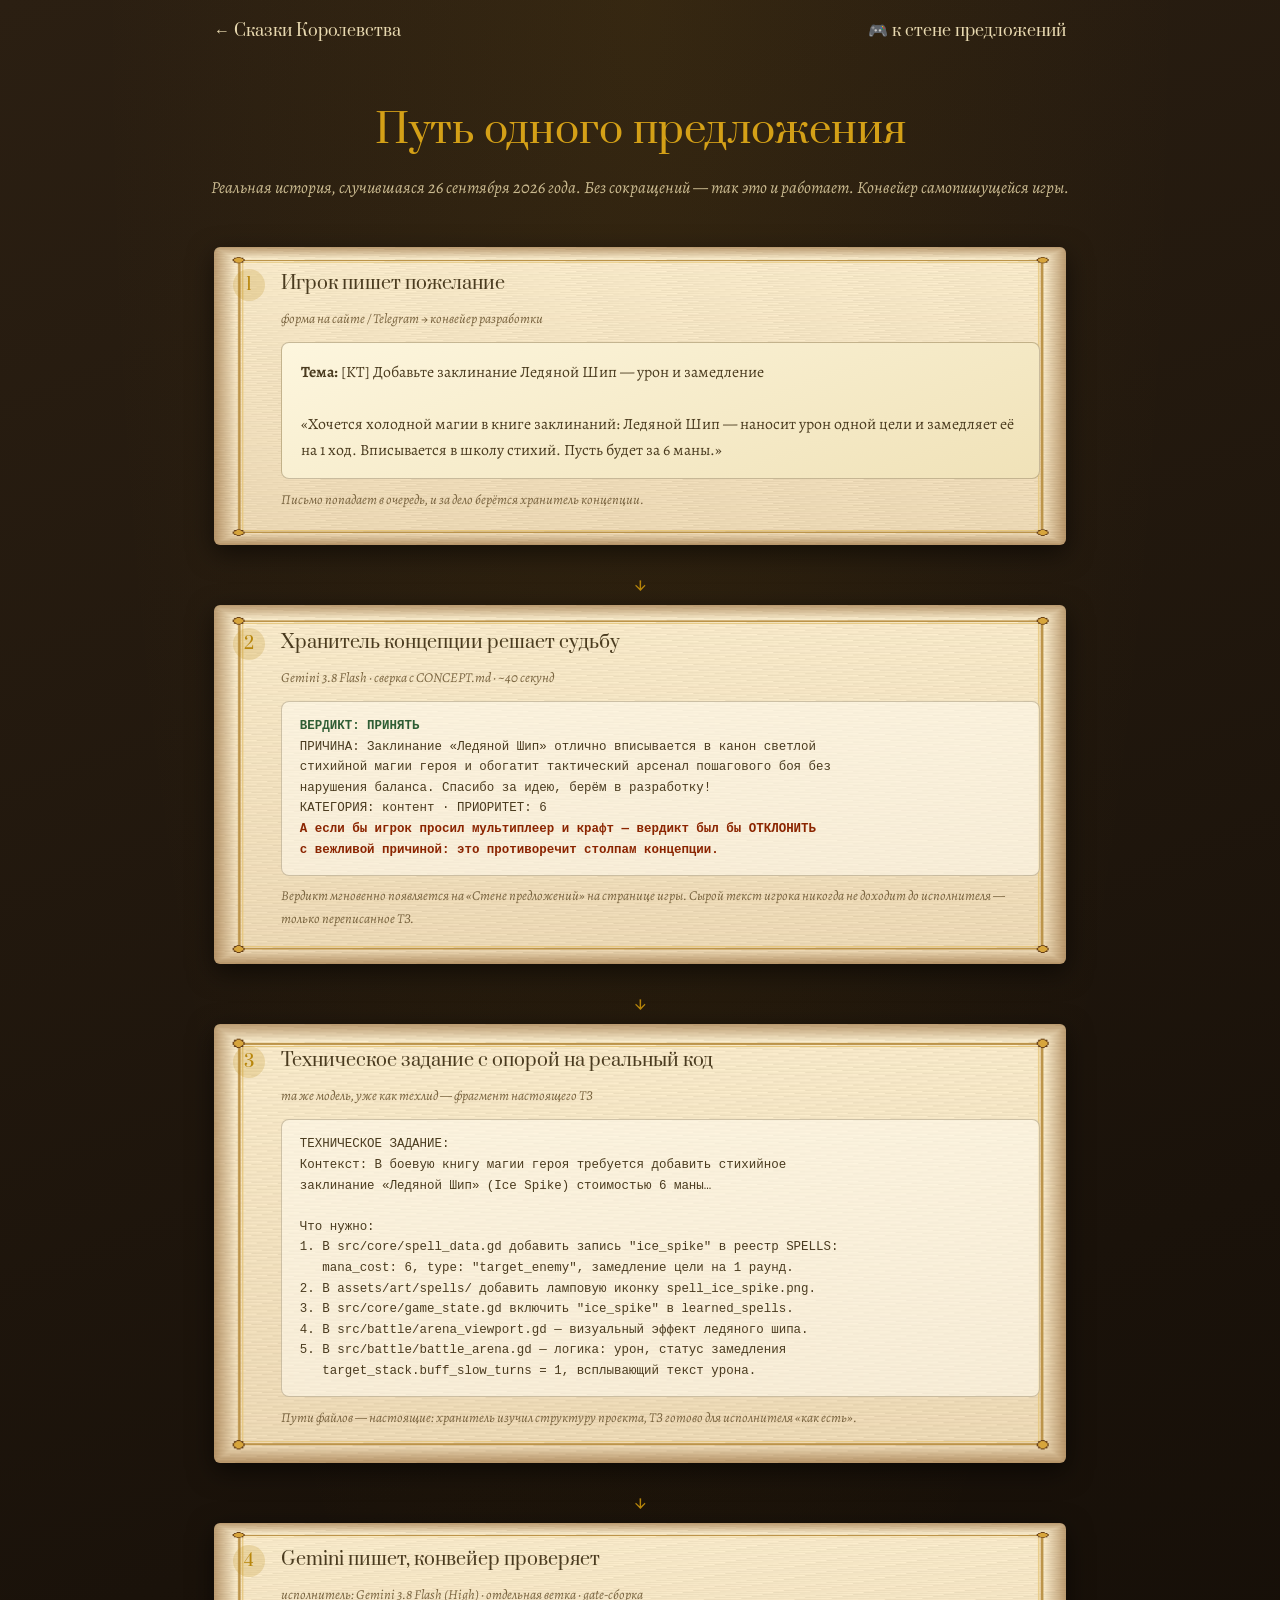
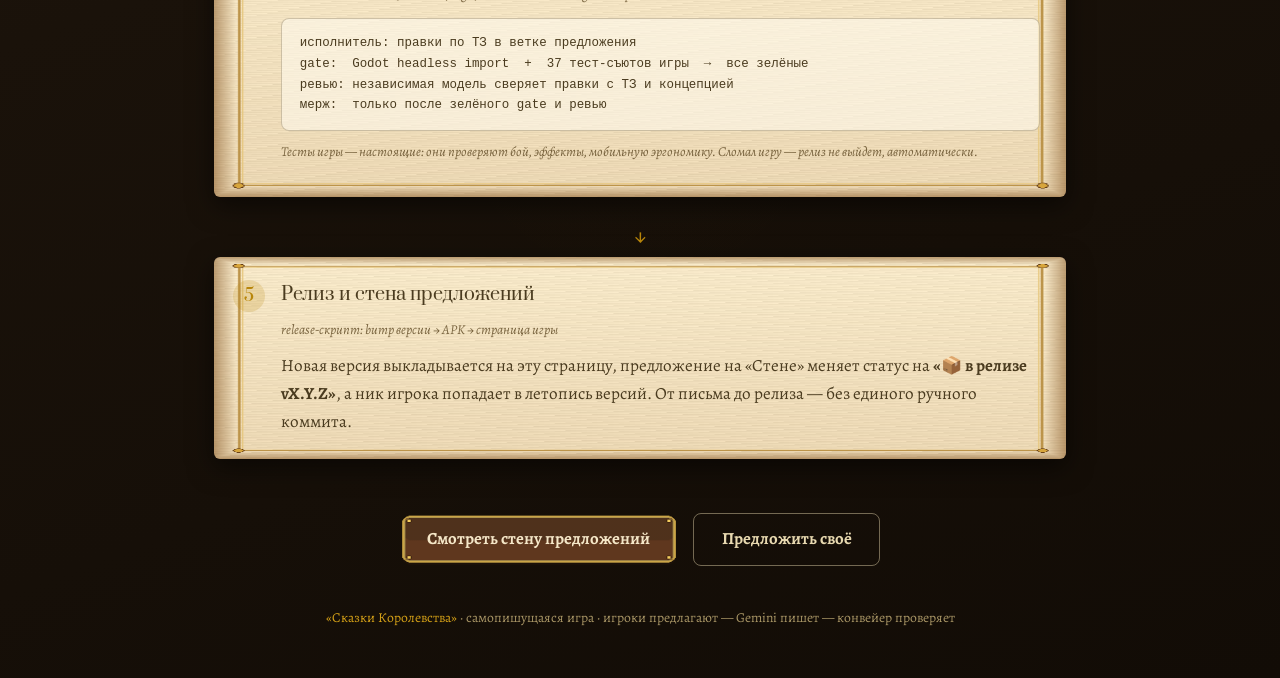
<file: kt/how.html>
<!DOCTYPE html>
<html lang="ru">
<head>
  <meta charset="UTF-8">
  <meta name="viewport" content="width=device-width, initial-scale=1.0">
  <title>Как это работает — путь предложения | Сказки Королевства</title>
  <meta name="description" content="Реальный пример: предложение игрока проходит триаж по концепции игры, превращается в техническое задание для Gemini, проходит gate и попадает в релиз.">
  <link rel="icon" href="../assets/favicon.svg" type="image/svg+xml">
  <link rel="preconnect" href="https://fonts.googleapis.com">
  <link rel="preconnect" href="https://fonts.gstatic.com" crossorigin>
  <link href="https://fonts.googleapis.com/css2?family=Prata&family=Alegreya:ital,wght@0,400;0,700;1,400&display=swap" rel="stylesheet">
  <link rel="stylesheet" href="../css/variables.css">
  <style>
    :root { --ink: #4a3b1f; --ink-soft: #7a6540; --gold: #b8860b; --gold-bright: #d4a017; }
    * { margin: 0; padding: 0; box-sizing: border-box; }
    body {
      background:
        radial-gradient(ellipse at 50% 0%, rgba(212,160,23,.08), transparent 60%),
        linear-gradient(160deg, #2b1f12, #1a120a 60%, #120c06);
      color: var(--ink); font-family: 'Alegreya', Georgia, serif; font-size: 17px; line-height: 1.65;
    }
    .container { max-width: 900px; margin: 0 auto; padding: 0 1.5rem; }
    nav { padding: 1.1rem 0; }
    nav .container { display: flex; justify-content: space-between; }
    .logo { font-family: 'Prata', serif; text-decoration: none; color: #e8d9b0; font-size: 1rem; }
    .logo:hover { color: var(--gold-bright); }
    header.hero { text-align: center; padding: 2.2rem 0 1rem; }
    h1 { font-family: 'Prata', serif; font-weight: 400; font-size: clamp(1.6rem, 5vw, 2.5rem); color: var(--gold-bright); }
    .sub { color: #c9b98f; font-style: italic; margin-top: .7rem; }
    .steps { margin: 1.8rem auto; }
    .step {
      position: relative; margin-bottom: 1.2rem; padding: 1.4rem 1.6rem 1.4rem 4.2rem;
      background: #f0e4c4 url("assets/parchment_panel.png") center / 100% 100% no-repeat;
      border-radius: 6px; box-shadow: 0 8px 26px rgba(0,0,0,.55);
    }
    .step::before {
      content: attr(data-n); position: absolute; left: 1.2rem; top: 1.4rem;
      width: 2rem; height: 2rem; border-radius: 50%; display: grid; place-items: center;
      background: rgba(184,134,11,.2); color: var(--gold); font-family: 'Prata', serif; font-size: 1.05rem;
    }
    .step h2 { font-family: 'Prata', serif; font-weight: 400; font-size: 1.12rem; color: var(--ink); margin-bottom: .6rem; }
    .step .who { font-family: 'Alegreya', serif; font-style: italic; font-size: .85rem; color: var(--ink-soft); margin-bottom: .7rem; }
    pre {
      background: rgba(255,252,240,.55); border: 1px solid rgba(122,101,64,.35);
      border-radius: 8px; padding: .9rem 1.1rem; font-family: 'JetBrains Mono', monospace;
      font-size: .78rem; overflow-x: auto; white-space: pre-wrap; color: var(--ink); margin: .6rem 0;
    }
    .letter {
      background: linear-gradient(160deg, #fdf6de, #f0e2b8);
      color: #4a3b1f; border-radius: 8px; padding: 1rem 1.2rem;
      border: 1px solid rgba(122,101,64,.4); font-size: .98rem;
    }
    .verdict-accept { color: #2e5d34; font-weight: 700; }
    .verdict-reject { color: #8b2500; font-weight: 700; }
    .arrow { text-align: center; color: var(--gold); font-size: 1.5rem; margin: .1rem 0; }
    .cta { text-align: center; padding: 1.6rem 0 2.6rem; }
    .btn {
      display: inline-block; text-decoration: none; font-weight: 700; margin: 0 .4rem;
      padding: .7rem 1.7rem; border-radius: 8px; color: #f5e7c8;
      background: url("assets/btn_wood_normal.png") center / 100% 100% no-repeat;
    }
    .btn:hover { background-image: url("assets/btn_wood_hover.png"); }
    .btn.ghost { background: none; border: 1px solid rgba(232,217,176,.45); color: #e8d9b0; }
    footer { text-align: center; color: #a89565; font-size: .85rem; padding-bottom: 3rem; }
    footer a { color: var(--gold-bright); text-decoration: none; }
  </style>
</head>
<body>
  <nav>
    <div class="container">
      <a class="logo" href="index.html">← Сказки Королевства</a>
      <a class="logo" href="#wall-link">🎮 к стене предложений</a>
    </div>
  </nav>

  <header class="hero container">
    <h1>Путь одного предложения</h1>
    <p class="sub">Реальная история, случившаяся 26 сентября 2026 года. Без сокращений —
      так это и работает. Конвейер самопишущейся игры.</p>
  </header>

  <div class="container steps">
    <div class="step" data-n="1">
      <h2>Игрок пишет пожелание</h2>
      <div class="who">форма на сайте / Telegram → конвейер разработки</div>
      <div class="letter">
        <b>Тема:</b> [KT] Добавьте заклинание Ледяной Шип — урон и замедление<br><br>
        «Хочется холодной магии в книге заклинаний: Ледяной Шип — наносит урон одной цели
        и замедляет её на 1 ход. Вписывается в школу стихий. Пусть будет за 6 маны.»
      </div>
      <p class="who" style="margin-top:.6rem">Письмо попадает в очередь, и за дело берётся хранитель концепции.</p>
    </div>

    <div class="arrow">↓</div>

    <div class="step" data-n="2">
      <h2>Хранитель концепции решает судьбу</h2>
      <div class="who">Gemini 3.8 Flash · сверка с CONCEPT.md · ~40 секунд</div>
      <pre><span class="verdict-accept">ВЕРДИКТ: ПРИНЯТЬ</span>
ПРИЧИНА: Заклинание «Ледяной Шип» отлично вписывается в канон светлой
стихийной магии героя и обогатит тактический арсенал пошагового боя без
нарушения баланса. Спасибо за идею, берём в разработку!
КАТЕГОРИЯ: контент · ПРИОРИТЕТ: 6
<span class="verdict-reject">А если бы игрок просил мультиплеер и крафт — вердикт был бы ОТКЛОНИТЬ
с вежливой причиной: это противоречит столпам концепции.</span></pre>
      <p class="who">Вердикт мгновенно появляется на «Стене предложений» на странице игры.
        Сырой текст игрока никогда не доходит до исполнителя — только переписанное ТЗ.</p>
    </div>

    <div class="arrow">↓</div>

    <div class="step" data-n="3">
      <h2>Техническое задание с опорой на реальный код</h2>
      <div class="who">та же модель, уже как техлид — фрагмент настоящего ТЗ</div>
      <pre>ТЕХНИЧЕСКОЕ ЗАДАНИЕ:
Контекст: В боевую книгу магии героя требуется добавить стихийное
заклинание «Ледяной Шип» (Ice Spike) стоимостью 6 маны…

Что нужно:
1. В src/core/spell_data.gd добавить запись "ice_spike" в реестр SPELLS:
   mana_cost: 6, type: "target_enemy", замедление цели на 1 раунд.
2. В assets/art/spells/ добавить ламповую иконку spell_ice_spike.png.
3. В src/core/game_state.gd включить "ice_spike" в learned_spells.
4. В src/battle/arena_viewport.gd — визуальный эффект ледяного шипа.
5. В src/battle/battle_arena.gd — логика: урон, статус замедления
   target_stack.buff_slow_turns = 1, всплывающий текст урона.</pre>
      <p class="who">Пути файлов — настоящие: хранитель изучил структуру проекта, ТЗ готово для исполнителя «как есть».</p>
    </div>

    <div class="arrow">↓</div>

    <div class="step" data-n="4">
      <h2>Gemini пишет, конвейер проверяет</h2>
      <div class="who">исполнитель: Gemini 3.8 Flash (High) · отдельная ветка · gate-сборка</div>
      <pre>исполнитель: правки по ТЗ в ветке предложения
gate:  Godot headless import  +  37 тест-съютов игры  →  все зелёные
ревью: независимая модель сверяет правки с ТЗ и концепцией
мерж:  только после зелёного gate и ревью</pre>
      <p class="who">Тесты игры — настоящие: они проверяют бой, эффекты, мобильную эргономику.
        Сломал игру — релиз не выйдет, автоматически.</p>
    </div>

    <div class="arrow">↓</div>

    <div class="step" data-n="5">
      <h2>Релиз и стена предложений</h2>
      <div class="who">release-скрипт: bump версии → APK → страница игры</div>
      <p>Новая версия выкладывается на эту страницу, предложение на «Стене» меняет
        статус на <b style="color:var(--accent-mint)">«📦 в релизе vX.Y.Z»</b>, а ник игрока
        попадает в летопись версий. От письма до релиза — без единого ручного коммита.</p>
    </div>
  </div>

  <div class="cta container" id="wall-link">
    <a class="btn" href="index.html#wall">Смотреть стену предложений</a>
    <a class="btn ghost" href="index.html#idea">Предложить своё</a>
  </div>

  <footer>
    <p><a href="index.html">«Сказки Королевства»</a> · самопишущаяся игра ·
       игроки предлагают — Gemini пишет — конвейер проверяет</p>
  </footer>
</body>
</html>
</file>
<file: css/variables.css>
:root {
  /* Backgrounds */
  --bg-deep: #0a0a0f;
  --bg-surface: #12121a;
  --bg-elevated: #1a1a26;

  /* Accents */
  --accent-primary: #00e5ff;
  --accent-secondary: #7b61ff;
  --accent-cta: #ff6b35;

  /* Text */
  --text-primary: #e8e6e3;
  --text-secondary: #8a8a9a;

  /* Syntax highlighting (Dracula-style) */
  --syn-keyword: #ff79c6;
  --syn-function: #50fa7b;
  --syn-string: #f1fa8c;
  --syn-variable: #8be9fd;
  --syn-comment: #6272a4;
  --syn-number: #bd93f9;

  /* Fonts */
  --font-heading: 'Unbounded', cursive;
  --font-body: 'Commissioner', sans-serif;
  --font-mono: 'JetBrains Mono', monospace;

  /* Spacing */
  --space-xs: 0.5rem;
  --space-sm: 1rem;
  --space-md: 1.5rem;
  --space-lg: 2.5rem;
  --space-xl: 4rem;
  --space-2xl: 6rem;

  /* Container */
  --container-max: 1200px;
  --container-padding: 1.25rem;

  /* Misc */
  --radius: 12px;
  --radius-sm: 8px;
  --transition: 0.3s ease;
  --nav-height: 70px;
}
</file>
<file: css/base.css>
/* Reset */
*, *::before, *::after {
  margin: 0;
  padding: 0;
  box-sizing: border-box;
}

html {
  scroll-behavior: smooth;
  -webkit-font-smoothing: antialiased;
  -moz-osx-font-smoothing: grayscale;
}

body {
  font-family: var(--font-body);
  font-weight: 400;
  color: var(--text-primary);
  background-color: var(--bg-deep);
  line-height: 1.6;
  overflow-x: hidden;
}

/* Typography */
h1, h2, h3, h4 {
  font-family: var(--font-heading);
  font-weight: 700;
  line-height: 1.15;
}

h1 {
  font-size: clamp(2.2rem, 5vw, 4rem);
  font-weight: 900;
}

h2 {
  font-size: clamp(1.6rem, 3.5vw, 2.5rem);
}

h3 {
  font-size: clamp(1.1rem, 2vw, 1.4rem);
}

p {
  color: var(--text-secondary);
  font-size: clamp(0.95rem, 1.2vw, 1.1rem);
  line-height: 1.7;
}

a {
  color: var(--accent-primary);
  text-decoration: none;
  transition: color var(--transition);
}

a:hover {
  color: var(--accent-secondary);
}

ul {
  list-style: none;
}

img {
  max-width: 100%;
  display: block;
}

button, input, textarea {
  font-family: inherit;
  font-size: inherit;
  border: none;
  outline: none;
  background: none;
  color: inherit;
}

/* Noise overlay */
.noise-overlay {
  position: fixed;
  inset: 0;
  z-index: 9999;
  pointer-events: none;
  opacity: 0.04;
  background-image: url('../assets/noise.png');
  background-repeat: repeat;
}

/* Section title */
.section-title {
  text-align: center;
  margin-bottom: var(--space-sm);
}

.section-subtitle {
  text-align: center;
  margin-bottom: var(--space-xl);
  color: var(--text-secondary);
}

/* Selection */
::selection {
  background: var(--accent-primary);
  color: var(--bg-deep);
}
</file>
<file: css/layout.css>
/* Container */
.container {
  max-width: var(--container-max);
  margin: 0 auto;
  padding: 0 var(--container-padding);
}

/* Sections */
section {
  padding: var(--space-2xl) 0;
}

/* Nav layout */
.nav {
  position: fixed;
  top: 0;
  left: 0;
  right: 0;
  z-index: 1000;
  height: var(--nav-height);
  display: flex;
  align-items: center;
  background: rgba(10, 10, 15, 0.8);
  backdrop-filter: blur(16px);
  -webkit-backdrop-filter: blur(16px);
  border-bottom: 1px solid rgba(255, 255, 255, 0.05);
}

.nav__inner {
  display: flex;
  align-items: center;
  justify-content: space-between;
  gap: var(--space-xl);
}

.nav__links {
  display: flex;
  gap: var(--space-md);
}

.nav__burger {
  display: none;
  flex-direction: column;
  gap: 5px;
  cursor: pointer;
  padding: 4px;
}

.nav__burger span {
  display: block;
  width: 24px;
  height: 2px;
  background: var(--text-primary);
  border-radius: 2px;
  transition: var(--transition);
}

/* Hero layout */
.hero {
  min-height: 100vh;
  display: flex;
  align-items: center;
  padding-top: var(--nav-height);
  position: relative;
  overflow: hidden;
}

.hero__inner {
  display: grid;
  grid-template-columns: 45% 55%;
  gap: var(--space-xl);
  align-items: center;
}

/* About layout */
.about__inner {
  max-width: 800px;
  margin: 0 auto;
}

/* Products grid */
.products__grid {
  display: grid;
  grid-template-columns: repeat(auto-fill, minmax(300px, 1fr));
  gap: var(--space-md);
}

/* Blog list */
.blog__list {
  display: flex;
  flex-direction: column;
  gap: var(--space-md);
  max-width: 800px;
  margin: 0 auto;
}

/* Contacts layout */
.contacts__inner {
  display: grid;
  grid-template-columns: 1fr 1fr;
  gap: var(--space-xl);
  max-width: 900px;
  margin: 0 auto;
}

/* Footer layout */
.footer__inner {
  display: flex;
  justify-content: center;
  padding: var(--space-md) 0;
}

/* Mobile overlay */
.mobile-overlay {
  position: fixed;
  inset: 0;
  z-index: 999;
  background: rgba(10, 10, 15, 0.95);
  backdrop-filter: blur(20px);
  display: flex;
  align-items: center;
  justify-content: center;
  opacity: 0;
  pointer-events: none;
  transition: opacity var(--transition);
}

.mobile-overlay.active {
  opacity: 1;
  pointer-events: auto;
}

.mobile-overlay__links {
  display: flex;
  flex-direction: column;
  align-items: center;
  gap: var(--space-lg);
}

.mobile-overlay__link {
  font-family: var(--font-heading);
  font-size: 1.5rem;
  color: var(--text-primary);
}

/* ===== Responsive ===== */

@media (max-width: 1024px) {
  .hero__inner {
    grid-template-columns: 1fr;
    text-align: center;
  }

  .hero__content {
    order: 1;
  }

  .hero__code {
    order: 2;
  }

  .contacts__inner {
    grid-template-columns: 1fr;
  }
}

@media (max-width: 768px) {
  :root {
    --container-padding: 1rem;
  }

  .nav__links {
    display: none;
  }

  .nav__burger {
    display: flex;
  }

  .products__grid {
    grid-template-columns: 1fr;
  }

  section {
    padding: var(--space-xl) 0;
  }
}
</file>
<file: css/sections.css>
/* ===== Nav ===== */
.nav__logo {
  font-family: var(--font-heading);
  font-weight: 700;
  font-size: 1rem;
  color: var(--text-primary);
  letter-spacing: -0.02em;
  padding: 0.3rem 0.8rem;
  border: 1px solid rgba(0, 229, 255, 0.25);
  border-radius: var(--radius-sm);
  background: rgba(0, 229, 255, 0.05);
  transition: border-color var(--transition), background var(--transition);
}

.nav__logo:hover {
  color: var(--text-primary);
  border-color: rgba(0, 229, 255, 0.5);
  background: rgba(0, 229, 255, 0.1);
}

.nav__logo-dot {
  color: var(--accent-primary);
}

.nav__link {
  color: var(--text-secondary);
  font-size: 0.9rem;
  font-weight: 500;
  position: relative;
  padding-bottom: 2px;
}

.nav__link::after {
  content: '';
  position: absolute;
  bottom: 0;
  left: 0;
  width: 0;
  height: 2px;
  background: var(--accent-primary);
  transition: width var(--transition);
}

.nav__link:hover {
  color: var(--text-primary);
}

.nav__link:hover::after {
  width: 100%;
}

/* ===== Hero ===== */
.hero__label {
  display: inline-block;
  font-family: var(--font-mono);
  font-size: 0.8rem;
  font-weight: 700;
  letter-spacing: 0.2em;
  color: var(--accent-primary);
  padding: var(--space-xs) var(--space-sm);
  border: 1px solid rgba(0, 229, 255, 0.3);
  border-radius: 4px;
  margin-bottom: var(--space-md);
}

.hero__title {
  margin-bottom: var(--space-md);
}

.hero__title-accent {
  background: linear-gradient(135deg, var(--accent-primary), var(--accent-secondary));
  -webkit-background-clip: text;
  -webkit-text-fill-color: transparent;
  background-clip: text;
}

.hero__subtitle {
  font-size: clamp(1rem, 1.3vw, 1.2rem);
  margin-bottom: var(--space-lg);
  max-width: 480px;
}

@media (max-width: 1024px) {
  .hero__subtitle {
    margin-left: auto;
    margin-right: auto;
  }
}

.hero__cta {
  display: inline-block;
  padding: 0.9rem 2.2rem;
  background: var(--accent-cta);
  color: #fff;
  font-weight: 700;
  font-size: 0.95rem;
  border-radius: var(--radius-sm);
  transition: transform var(--transition), box-shadow var(--transition), background var(--transition);
}

.hero__cta:hover {
  color: #fff;
  transform: translateY(-2px);
  box-shadow: 0 8px 30px rgba(255, 107, 53, 0.35);
}

/* Hero glows */
.hero__glow {
  position: absolute;
  border-radius: 50%;
  filter: blur(120px);
  pointer-events: none;
}

.hero__glow--cyan {
  width: 500px;
  height: 500px;
  background: rgba(0, 229, 255, 0.12);
  top: 10%;
  right: 10%;
}

.hero__glow--violet {
  width: 400px;
  height: 400px;
  background: rgba(123, 97, 255, 0.1);
  bottom: 10%;
  left: 5%;
}

/* Code window */
.code-window {
  background: var(--bg-surface);
  border: 1px solid rgba(255, 255, 255, 0.08);
  border-radius: var(--radius);
  overflow: hidden;
  box-shadow: 0 20px 60px rgba(0, 0, 0, 0.5);
}

.code-window__header {
  display: flex;
  align-items: center;
  gap: var(--space-sm);
  padding: 0.75rem 1rem;
  background: var(--bg-elevated);
  border-bottom: 1px solid rgba(255, 255, 255, 0.05);
}

.code-window__dots {
  display: flex;
  gap: 6px;
}

.code-window__dot {
  width: 10px;
  height: 10px;
  border-radius: 50%;
}

.code-window__dot--red { background: #ff5f57; }
.code-window__dot--yellow { background: #febc2e; }
.code-window__dot--green { background: #28c840; }

.code-window__filename {
  font-family: var(--font-mono);
  font-size: 0.75rem;
  color: var(--text-secondary);
}

.code-window__body {
  padding: 1.25rem;
  min-height: 280px;
  overflow: hidden;
}

.code-window__pre {
  font-family: var(--font-mono);
  font-size: clamp(0.72rem, 0.9vw, 0.85rem);
  line-height: 1.8;
  white-space: pre;
  color: var(--text-secondary);
}

/* Syntax classes */
.syn-keyword { color: var(--syn-keyword); font-weight: 700; }
.syn-function { color: var(--syn-function); }
.syn-string { color: var(--syn-string); }
.syn-variable { color: var(--syn-variable); }
.syn-comment { color: var(--syn-comment); font-style: italic; }
.syn-number { color: var(--syn-number); }
.syn-cursor {
  display: inline-block;
  width: 2px;
  height: 1.1em;
  background: var(--accent-primary);
  vertical-align: text-bottom;
  margin-left: 1px;
}

.code-line-num {
  display: inline-block;
  width: 2.5ch;
  text-align: right;
  margin-right: 1.5ch;
  color: rgba(138, 138, 154, 0.4);
  user-select: none;
}

/* ===== About ===== */
.about {
  background: var(--bg-surface);
}

.about__text {
  margin-bottom: var(--space-md);
}

.about__quote {
  position: relative;
  padding: var(--space-md) var(--space-lg);
  margin: var(--space-lg) 0;
  font-family: var(--font-body);
  font-size: clamp(1rem, 1.3vw, 1.15rem);
  font-style: italic;
  font-weight: 300;
  color: var(--text-primary);
  border-left: 3px solid var(--accent-primary);
  background: rgba(0, 229, 255, 0.04);
  border-radius: 0 var(--radius-sm) var(--radius-sm) 0;
}

/* ===== Products ===== */
.product-card {
  position: relative;
  background: var(--bg-surface);
  border: 1px solid rgba(255, 255, 255, 0.06);
  border-radius: var(--radius);
  padding: var(--space-lg) var(--space-md);
  overflow: hidden;
  transition: transform var(--transition), box-shadow var(--transition), border-color var(--transition);
  display: flex;
  flex-direction: column;
}

.product-card:hover {
  transform: translateY(-6px);
  box-shadow: 0 16px 48px rgba(0, 0, 0, 0.4);
  border-color: rgba(255, 255, 255, 0.12);
}

.product-card__accent {
  position: absolute;
  top: 0;
  left: 0;
  right: 0;
  height: 3px;
}

.product-card__accent--cyan { background: var(--accent-primary); }
.product-card__accent--violet { background: var(--accent-secondary); }
.product-card__accent--orange { background: var(--accent-cta); }

.product-card:hover .product-card__accent--cyan { box-shadow: 0 0 20px var(--accent-primary); }
.product-card:hover .product-card__accent--violet { box-shadow: 0 0 20px var(--accent-secondary); }
.product-card:hover .product-card__accent--orange { box-shadow: 0 0 20px var(--accent-cta); }

.product-card__icon {
  font-size: 2.2rem;
  margin-bottom: var(--space-sm);
}

.product-card__title {
  margin-bottom: var(--space-xs);
}

.product-card__desc {
  font-size: 0.9rem;
  margin-bottom: var(--space-md);
  flex: 1;
}

.product-card__footer {
  display: flex;
  justify-content: space-between;
  align-items: center;
}

.product-card__price {
  font-family: var(--font-mono);
  font-size: 0.85rem;
  color: var(--text-secondary);
}

.product-card__link {
  font-size: 0.85rem;
  font-weight: 600;
}

/* Featured product card */
.product-card--featured {
  grid-column: 1 / -1;
  background: linear-gradient(135deg, var(--bg-surface) 0%, rgba(0, 229, 255, 0.03) 100%);
}

.product-card--featured:hover {
  box-shadow: 0 24px 64px rgba(0, 0, 0, 0.5), 0 0 0 1px rgba(0, 229, 255, 0.1);
}

.product-card__featured-inner {
  display: grid;
  grid-template-columns: 1fr 1fr;
  gap: var(--space-xl);
  align-items: start;
  padding-top: var(--space-sm);
}

.product-card__badge {
  display: inline-block;
  font-family: var(--font-mono);
  font-size: 0.65rem;
  font-weight: 700;
  letter-spacing: 0.2em;
  text-transform: uppercase;
  color: var(--accent-primary);
  border: 1px solid rgba(0, 229, 255, 0.35);
  background: rgba(0, 229, 255, 0.08);
  padding: 0.2rem 0.65rem;
  border-radius: 4px;
  margin-bottom: var(--space-sm);
}

.product-card__aka {
  font-family: var(--font-mono);
  font-size: 0.72rem;
  color: var(--text-secondary);
  margin-top: -0.25rem;
  margin-bottom: var(--space-md);
  opacity: 0.7;
}

.product-card__features {
  list-style: none;
  margin-bottom: var(--space-md);
  display: flex;
  flex-direction: column;
  gap: 0.6rem;
}

.product-card__features li {
  font-size: 0.875rem;
  color: var(--text-secondary);
  padding-left: 1.4rem;
  position: relative;
  line-height: 1.5;
}

.product-card__features li::before {
  content: '→';
  position: absolute;
  left: 0;
  color: var(--accent-primary);
  font-family: var(--font-mono);
  font-size: 0.8rem;
}

.product-card__link--cta {
  display: inline-block;
  padding: 0.7rem 1.75rem;
  background: var(--accent-primary);
  color: var(--bg-deep) !important;
  font-weight: 700;
  font-size: 0.875rem;
  border-radius: var(--radius-sm);
  transition: transform var(--transition), box-shadow var(--transition);
}

.product-card__link--cta:hover {
  color: var(--bg-deep) !important;
  transform: translateY(-2px);
  box-shadow: 0 8px 28px rgba(0, 229, 255, 0.35);
}

/* Platforms */
.product-card__platforms-label {
  font-family: var(--font-mono);
  font-size: 0.7rem;
  letter-spacing: 0.15em;
  text-transform: uppercase;
  color: var(--text-secondary);
  margin-bottom: 0.75rem;
}

.product-card__platforms {
  display: flex;
  flex-wrap: wrap;
  gap: 0.45rem;
  margin-bottom: var(--space-lg);
}

.platform-badge {
  font-family: var(--font-mono);
  font-size: 0.72rem;
  padding: 0.3rem 0.7rem;
  background: rgba(255, 255, 255, 0.03);
  border: 1px solid rgba(255, 255, 255, 0.08);
  border-radius: 20px;
  color: var(--text-secondary);
  white-space: nowrap;
  transition: border-color var(--transition), color var(--transition);
}

.platform-badge:hover {
  border-color: rgba(0, 229, 255, 0.3);
  color: var(--text-primary);
}

.platform-badge--more {
  border-style: dashed;
  color: var(--text-secondary);
  opacity: 0.6;
}

/* Stats */
.product-card__stats {
  display: flex;
  gap: var(--space-lg);
  padding-top: var(--space-md);
  border-top: 1px solid rgba(255, 255, 255, 0.05);
}

.product-card__stat {
  display: flex;
  flex-direction: column;
}

.product-card__stat-num {
  font-family: var(--font-heading);
  font-size: 1.75rem;
  font-weight: 700;
  color: var(--accent-primary);
  line-height: 1;
}

.product-card__stat-label {
  font-size: 0.75rem;
  color: var(--text-secondary);
  margin-top: 0.3rem;
  line-height: 1.3;
}

@media (max-width: 768px) {
  .product-card__featured-inner {
    grid-template-columns: 1fr;
    gap: var(--space-lg);
  }
}

/* ===== Blog ===== */
.blog {
  background: var(--bg-surface);
}

.blog-card {
  padding: var(--space-md) var(--space-lg);
  border-left: 2px solid rgba(255, 255, 255, 0.06);
  transition: border-color var(--transition), background var(--transition);
  border-radius: 0 var(--radius-sm) var(--radius-sm) 0;
}

.blog-card:hover {
  border-left-color: var(--accent-primary);
  background: rgba(0, 229, 255, 0.02);
}

.blog-card__date {
  font-family: var(--font-mono);
  font-size: 0.75rem;
  color: var(--text-secondary);
  display: block;
  margin-bottom: var(--space-xs);
}

.blog-card__title {
  margin-bottom: var(--space-xs);
}

.blog-card__excerpt {
  font-size: 0.9rem;
  margin-bottom: var(--space-sm);
}

.blog-card__link {
  font-size: 0.85rem;
  font-weight: 600;
}

/* ===== Contacts ===== */
.contacts__text {
  margin-bottom: var(--space-md);
  font-size: 1rem;
}

.contacts__socials {
  display: flex;
  flex-direction: column;
  gap: var(--space-xs);
}

.contacts__social-link {
  font-weight: 600;
  font-size: 1rem;
}

/* Form */
.form-group {
  margin-bottom: var(--space-md);
}

.form-input {
  width: 100%;
  padding: 0.75rem 0;
  background: transparent;
  border-bottom: 1px solid rgba(255, 255, 255, 0.12);
  color: var(--text-primary);
  font-size: 0.95rem;
  transition: border-color var(--transition);
}

.form-input::placeholder {
  color: var(--text-secondary);
}

.form-input:focus {
  border-bottom-color: var(--accent-primary);
}

.form-textarea {
  resize: vertical;
  min-height: 100px;
}

.form-submit {
  display: inline-block;
  padding: 0.8rem 2rem;
  background: transparent;
  color: var(--accent-primary);
  border: 1px solid var(--accent-primary);
  border-radius: var(--radius-sm);
  font-weight: 700;
  font-size: 0.9rem;
  cursor: pointer;
  transition: background var(--transition), color var(--transition), box-shadow var(--transition);
}

.form-submit:hover {
  background: var(--accent-primary);
  color: var(--bg-deep);
  box-shadow: 0 0 20px rgba(0, 229, 255, 0.3);
}

/* ===== Footer ===== */
.footer {
  border-top: 1px solid rgba(255, 255, 255, 0.05);
}

.footer__copy {
  font-size: 0.8rem;
  color: var(--text-secondary);
}
</file>
<file: css/animations.css>
/* ===== Reveal ===== */
.reveal {
  opacity: 0;
  transform: translateY(30px);
  transition: opacity 0.7s ease, transform 0.7s ease;
}

.reveal.visible {
  opacity: 1;
  transform: translateY(0);
}

/* ===== Hero glows float ===== */
.hero__glow--cyan {
  animation: float-cyan 10s ease-in-out infinite;
}

.hero__glow--violet {
  animation: float-violet 12s ease-in-out infinite;
}

@keyframes float-cyan {
  0%, 100% { transform: translate(0, 0) scale(1); }
  33% { transform: translate(30px, -20px) scale(1.05); }
  66% { transform: translate(-20px, 15px) scale(0.95); }
}

@keyframes float-violet {
  0%, 100% { transform: translate(0, 0) scale(1); }
  33% { transform: translate(-25px, 20px) scale(1.08); }
  66% { transform: translate(15px, -25px) scale(0.92); }
}

/* ===== Cursor blink ===== */
@keyframes blink {
  0%, 100% { opacity: 1; }
  50% { opacity: 0; }
}

.syn-cursor {
  animation: blink 0.8s step-end infinite;
}

/* ===== Nav burger active ===== */
.nav__burger.active span:nth-child(1) {
  transform: rotate(45deg) translate(5px, 5px);
}

.nav__burger.active span:nth-child(2) {
  opacity: 0;
}

.nav__burger.active span:nth-child(3) {
  transform: rotate(-45deg) translate(5px, -5px);
}

/* ===== Link hover underline (nav handled separately) ===== */
.blog-card__link,
.product-card__link {
  position: relative;
}

.blog-card__link::after,
.product-card__link::after {
  content: '';
  position: absolute;
  bottom: -2px;
  left: 0;
  width: 0;
  height: 1px;
  background: var(--accent-primary);
  transition: width var(--transition);
}

.blog-card__link:hover::after,
.product-card__link:hover::after {
  width: 100%;
}

/* ===== Smooth scroll offset for anchors ===== */
:target {
  scroll-margin-top: calc(var(--nav-height) + 1rem);
}
</file>
